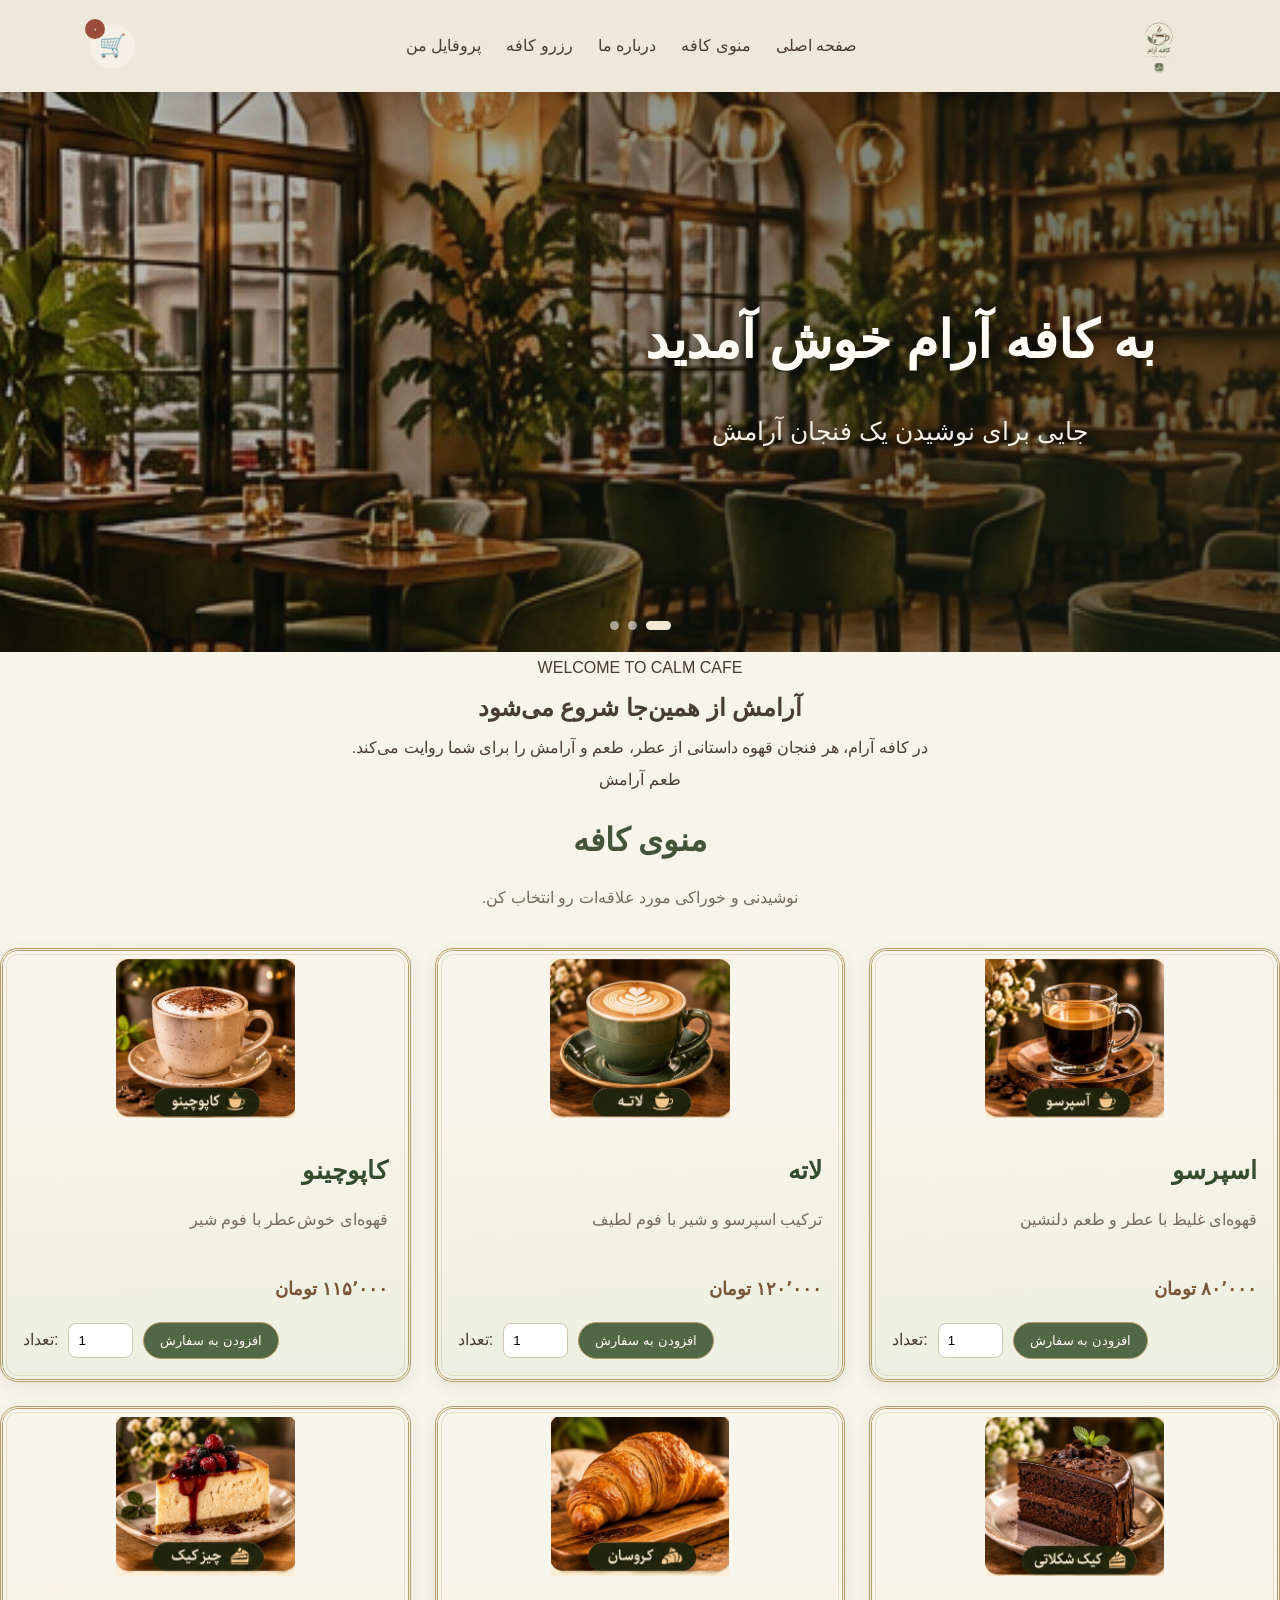
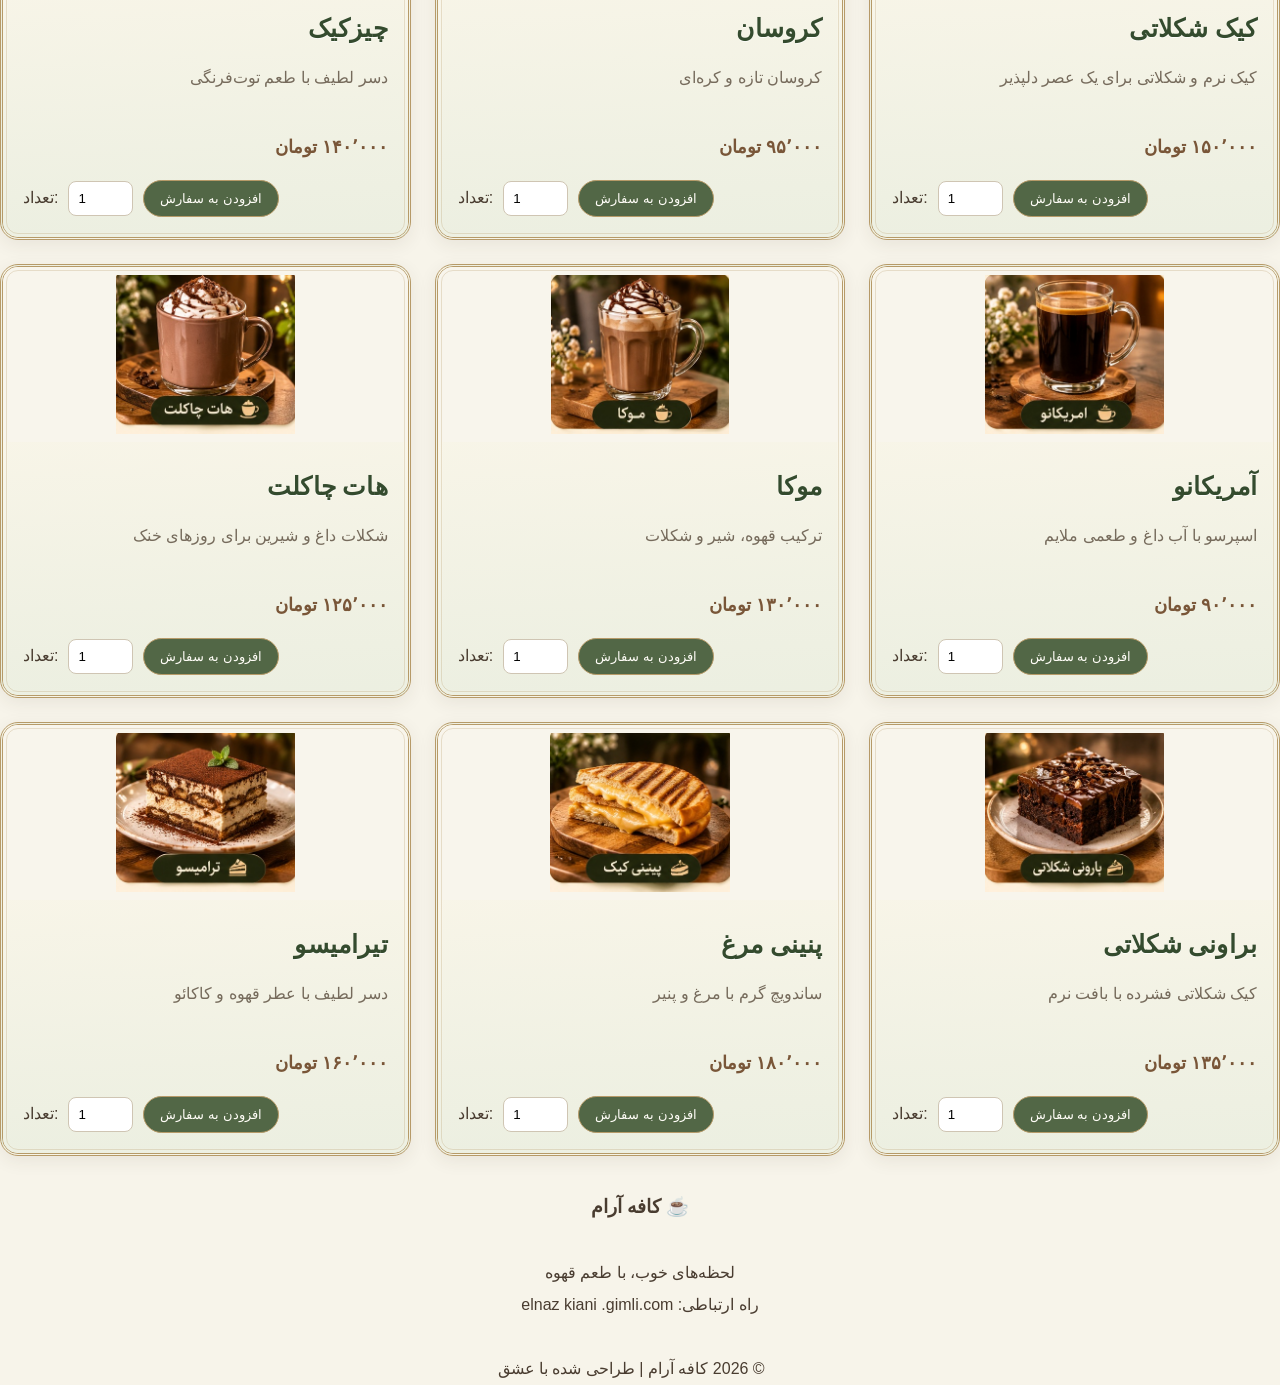
<file: index.html>
<!DOCTYPE html>

<html dir="rtl" lang="fa">
<head>
<meta charset="utf-8"/>
<meta content="width=device-width, initial-scale=1.0" name="viewport"/>
<title>کافه آرام | طعم آرامش</title>
<link href="lo.png" rel="icon" type="image/png"/>
<link href="style.css" rel="stylesheet"/>
<link href="https://fonts.googleapis.com" rel="preconnect"/>
<link crossorigin="" href="https://fonts.gstatic.com" rel="preconnect"/>
<link href="https://fonts.googleapis.com/css2?family=Vazirmatn:wght@300;400;500;600;700;800&amp;display=swap" rel="stylesheet"/>
</head>
<body>
<header>
<a class="logo" href="#home">
<img alt="لوگوی کافه آرام" src="./lo.png"/>
</a>
<button aria-label="باز کردن منو" class="menu-toggle" id="menuToggle">
        ☰
    </button>
<nav id="navbar">
<a href="#home">صفحه اصلی</a>
<a href="#menu">منوی کافه</a>
<a href="about.html">درباره ما</a>
<a href="reservation.html">رزرو کافه</a>
<a href="profile.html">پروفایل من</a>
</nav>
<button aria-label="باز کردن سبد خرید" class="header-cart" id="openCart" type="button">
    🛒
    <span id="cartCount">۰</span>
</button>
</header>
<main>
<section class="hero hero-home" id="home">
<div aria-label="تصاویر محیط کافه آرام" class="hero-slideshow">
<img alt="فضای گرم و دنج کافه آرام" class="hero-slide active" src="./home-cafe-interior.jpg"/>
<img alt="نمایی از فضای داخلی کافه آرام" class="hero-slide" src="./home-cafe-coffee-corner.jpg"/>
<img alt="گوشه مطالعه و کتابخانه کافه" class="hero-slide" src="./home-cafe-reading-corner.jpg"/>
</div><div class="hero-shade"></div>
<div class="hero-caption"><h1>به کافه آرام خوش آمدید</h1><p>جایی برای نوشیدن یک فنجان آرامش</p></div>
<div aria-label="انتخاب تصویر" class="hero-dots"><button aria-label="تصویر اول" class="hero-dot active" data-slide="0" type="button"></button><button aria-label="تصویر دوم" class="hero-dot" data-slide="1" type="button"></button><button aria-label="تصویر سوم" class="hero-dot" data-slide="2" type="button"></button></div>
</section>
<section class="welcome">
<span class="section-label">WELCOME TO CALM CAFE</span>
<h2>آرامش از همین‌جا شروع می‌شود</h2>
<p>
            در کافه آرام، هر فنجان قهوه داستانی از عطر،
            طعم و آرامش را برای شما روایت می‌کند.
        </p>
</section>
<section class="section menu-section" id="menu">
<div class="section-heading">
<span class="section-label">طعم آرامش</span>
<h2>منوی کافه</h2>
<p class="section-description">
            نوشیدنی و خوراکی مورد علاقه‌ات رو انتخاب کن.
        </p>
</div>
<div class="products-grid">
<!-- اسپرسو -->
<article class="product-card">
<img alt="اسپرسو" src="./menu-espresso.jpg"/>
<div class="product-info">
<h3>اسپرسو</h3>
<p>قهوه‌ای غلیظ با عطر و طعم دلنشین</p>
<strong class="product-price">۸۰٬۰۰۰ تومان</strong>
<div class="product-actions">
<label for="qty-espresso">تعداد:</label>
<input class="product-qty" id="qty-espresso" max="20" min="1" type="number" value="1"/>
<button class="add-to-cart" data-id="espresso" data-name="اسپرسو" data-price="80000">
                        افزودن به سفارش
                    </button>
</div>
</div>
</article>
<!-- لاته -->
<article class="product-card">
<img alt="لاته" src="./menu-latte.jpg"/>
<div class="product-info">
<h3>لاته</h3>
<p>ترکیب اسپرسو و شیر با فوم لطیف</p>
<strong class="product-price">۱۲۰٬۰۰۰ تومان</strong>
<div class="product-actions">
<label for="qty-latte">تعداد:</label>
<input class="product-qty" id="qty-latte" max="20" min="1" type="number" value="1"/>
<button class="add-to-cart" data-id="latte" data-name="لاته" data-price="120000">
                        افزودن به سفارش
                    </button>
</div>
</div>
</article>
<!-- کاپوچینو -->
<article class="product-card">
<img alt="کاپوچینو" src="./menu-cappuccino.jpg"/>
<div class="product-info">
<h3>کاپوچینو</h3>
<p>قهوه‌ای خوش‌عطر با فوم شیر</p>
<strong class="product-price">۱۱۵٬۰۰۰ تومان</strong>
<div class="product-actions">
<label for="qty-cappuccino">تعداد:</label>
<input class="product-qty" id="qty-cappuccino" max="20" min="1" type="number" value="1"/>
<button class="add-to-cart" data-id="cappuccino" data-name="کاپوچینو" data-price="115000">
                        افزودن به سفارش
                    </button>
</div>
</div>
</article>
<!-- کیک شکلاتی -->
<article class="product-card">
<img alt="کیک شکلاتی" src="./menu-chocolate-cake.jpg"/>
<div class="product-info">
<h3>کیک شکلاتی</h3>
<p>کیک نرم و شکلاتی برای یک عصر دلپذیر</p>
<strong class="product-price">۱۵۰٬۰۰۰ تومان</strong>
<div class="product-actions">
<label for="qty-cake">تعداد:</label>
<input class="product-qty" id="qty-cake" max="20" min="1" type="number" value="1"/>
<button class="add-to-cart" data-id="cake" data-name="کیک شکلاتی" data-price="150000">
                        افزودن به سفارش
                    </button>
</div>
</div>
</article>
<!-- کروسان -->
<article class="product-card">
<img alt="کروسان" src="./menu-croissant.jpg"/>
<div class="product-info">
<h3>کروسان</h3>
<p>کروسان تازه و کره‌ای</p>
<strong class="product-price">۹۵٬۰۰۰ تومان</strong>
<div class="product-actions">
<label for="qty-croissant">تعداد:</label>
<input class="product-qty" id="qty-croissant" max="20" min="1" type="number" value="1"/>
<button class="add-to-cart" data-id="croissant" data-name="کروسان" data-price="95000">
                        افزودن به سفارش
                    </button>
</div>
</div>
</article>
<!-- چیزکیک -->
<article class="product-card">
<img alt="چیزکیک" src="./menu-cheesecake.jpg"/>
<div class="product-info">
<h3>چیزکیک</h3>
<p>دسر لطیف با طعم توت‌فرنگی</p>
<strong class="product-price">۱۴۰٬۰۰۰ تومان</strong>
<div class="product-actions">
<label for="qty-cheesecake">تعداد:</label>
<input class="product-qty" id="qty-cheesecake" max="20" min="1" type="number" value="1"/>
<button class="add-to-cart" data-id="cheesecake" data-name="چیزکیک" data-price="140000">
                        افزودن به سفارش
                    </button>
</div>
</div>
</article>
<article class="product-card"><img alt="آمریکانو" src="menu-americano.jpg"/><div class="product-info"><h3>آمریکانو</h3><p>اسپرسو با آب داغ و طعمی ملایم</p><strong class="product-price">۹۰٬۰۰۰ تومان</strong><div class="product-actions"><label for="qty-americano">تعداد:</label><input class="product-qty" id="qty-americano" max="20" min="1" type="number" value="1"/><button class="add-to-cart" data-id="americano" data-name="آمریکانو" data-price="90000">افزودن به سفارش</button></div></div></article>
<article class="product-card"><img alt="موکا" src="menu-mocha.jpg"/><div class="product-info"><h3>موکا</h3><p>ترکیب قهوه، شیر و شکلات</p><strong class="product-price">۱۳۰٬۰۰۰ تومان</strong><div class="product-actions"><label for="qty-mocha">تعداد:</label><input class="product-qty" id="qty-mocha" max="20" min="1" type="number" value="1"/><button class="add-to-cart" data-id="mocha" data-name="موکا" data-price="130000">افزودن به سفارش</button></div></div></article>
<article class="product-card"><img alt="هات چاکلت" src="menu-hot-chocolate.jpg"/><div class="product-info"><h3>هات چاکلت</h3><p>شکلات داغ و شیرین برای روزهای خنک</p><strong class="product-price">۱۲۵٬۰۰۰ تومان</strong><div class="product-actions"><label for="qty-hotchocolate">تعداد:</label><input class="product-qty" id="qty-hotchocolate" max="20" min="1" type="number" value="1"/><button class="add-to-cart" data-id="hotchocolate" data-name="هات چاکلت" data-price="125000">افزودن به سفارش</button></div></div></article>
<article class="product-card"><img alt="براونی شکلاتی" src="menu-brownie.jpg"/><div class="product-info"><h3>براونی شکلاتی</h3><p>کیک شکلاتی فشرده با بافت نرم</p><strong class="product-price">۱۳۵٬۰۰۰ تومان</strong><div class="product-actions"><label for="qty-brownie">تعداد:</label><input class="product-qty" id="qty-brownie" max="20" min="1" type="number" value="1"/><button class="add-to-cart" data-id="brownie" data-name="براونی شکلاتی" data-price="135000">افزودن به سفارش</button></div></div></article>
<article class="product-card"><img alt="پنینی مرغ" src="menu-panini.jpg"/><div class="product-info"><h3>پنینی مرغ</h3><p>ساندویچ گرم با مرغ و پنیر</p><strong class="product-price">۱۸۰٬۰۰۰ تومان</strong><div class="product-actions"><label for="qty-panini">تعداد:</label><input class="product-qty" id="qty-panini" max="20" min="1" type="number" value="1"/><button class="add-to-cart" data-id="panini" data-name="پنینی مرغ" data-price="180000">افزودن به سفارش</button></div></div></article>
<article class="product-card"><img alt="تیرامیسو" src="menu-tiramisu.jpg"/><div class="product-info"><h3>تیرامیسو</h3><p>دسر لطیف با عطر قهوه و کاکائو</p><strong class="product-price">۱۶۰٬۰۰۰ تومان</strong><div class="product-actions"><label for="qty-tiramisu">تعداد:</label><input class="product-qty" id="qty-tiramisu" max="20" min="1" type="number" value="1"/><button class="add-to-cart" data-id="tiramisu" data-name="تیرامیسو" data-price="160000">افزودن به سفارش</button></div></div></article>
</div>
</section>
</main>
<!-- پنجره بازشونده سبد خرید -->
<div aria-hidden="true" class="cart-overlay" id="cartOverlay">
<section aria-labelledby="cartTitle" aria-modal="true" class="cart-modal" role="dialog">
<div class="cart-modal-header">
<div>
<span class="section-label">YOUR ORDER</span>
<h2 id="cartTitle">سبد سفارش شما</h2>
<p>انتخاب‌های خوشمزه‌ات اینجاست ☕</p>
</div>
<button aria-label="بستن سبد خرید" class="cart-close" id="closeCart" type="button">×</button>
</div>
<div class="cart-content">
<div class="cart-table-wrapper">
<table class="cart-table">
<thead>
<tr>
<th>محصول</th>
<th>قیمت واحد</th>
<th>تعداد</th>
<th>جمع</th>
<th>حذف</th>
</tr>
</thead>
<tbody id="cartItems">
<tr><td class="empty-cart-cell" colspan="5">هنوز محصولی انتخاب نشده است.</td></tr>
</tbody>
</table>
</div>
<div class="cart-empty" id="cartEmpty">
<span>🛍️</span>
<strong>سبد خریدت هنوز خالیه</strong>
<p>از منوی کافه، چیزی خوشمزه انتخاب کن.</p>
<button class="continue-shopping" id="continueShopping" type="button">رفتن به منو</button>
</div>
</div>
<div class="cart-footer">
<div class="cart-total">
<span>مبلغ نهایی سفارش</span>
<strong id="cartTotal">۰ تومان</strong>
</div>
<div class="cart-footer-actions">
<button class="clear-cart" id="clearCart" type="button">خالی کردن سبد</button>
<button class="continue-shopping" id="continueShoppingBottom" type="button">ادامه خرید</button>
</div>
<p aria-live="polite" class="cart-message" id="cartMessage"></p>
</div>
</section>
</div>
<footer>
    <h3>☕ کافه آرام</h3>
    <p>لحظه‌های خوب، با طعم قهوه</p><p>راه ارتباطی: elnaz kiani .gimli.com</p>
    <p class="copyright">
        © <span id="year"></span> کافه آرام | طراحی شده با عشق
    </p>
</footer>
<script src="script.js"></script>
</body>
</html>
</file>
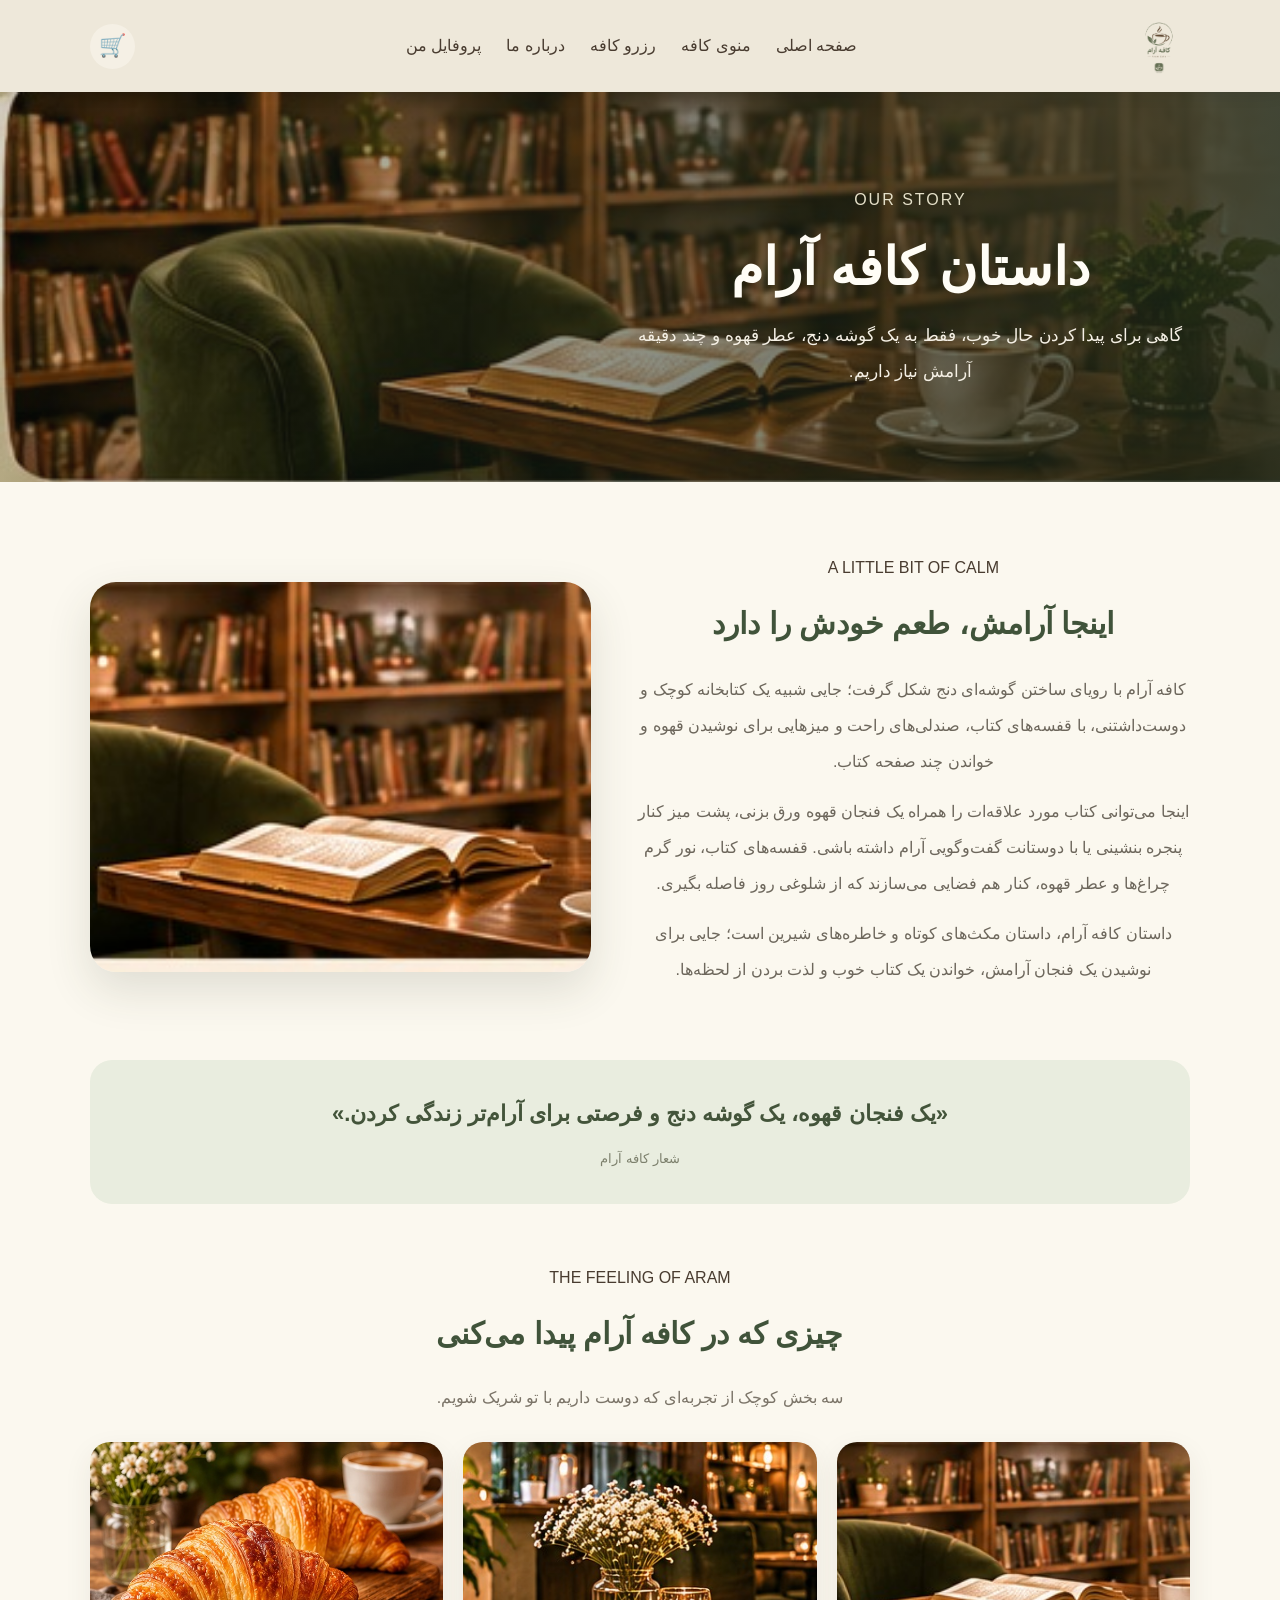
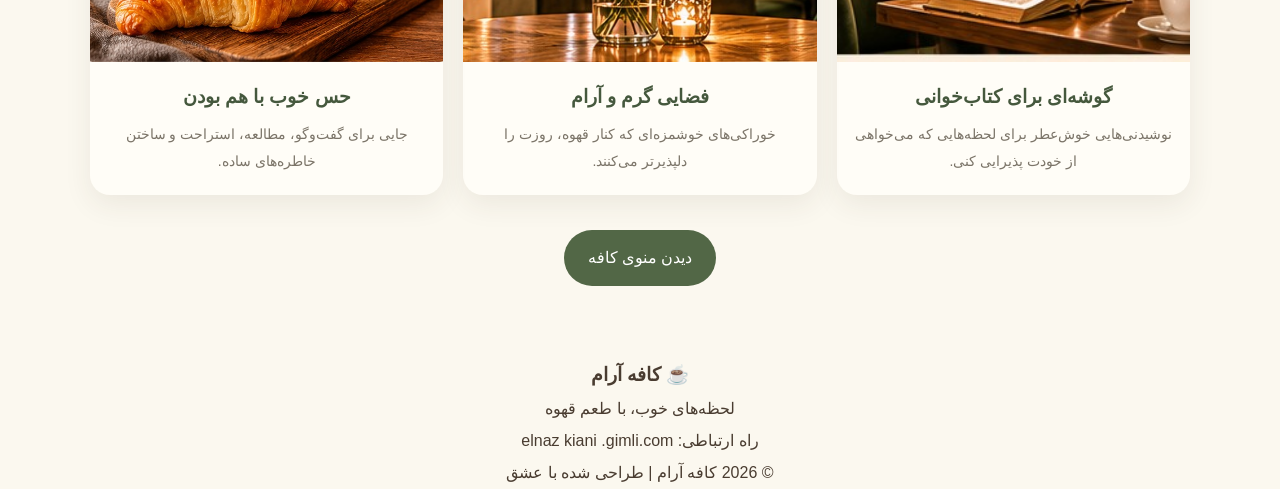
<file: about.html>
<!DOCTYPE html>
<html lang="fa" dir="rtl">
<head>
    <meta charset="UTF-8">
    <meta name="viewport" content="width=device-width, initial-scale=1.0">
    <title>داستان ما | کافه آرام</title>
    <link rel="icon" type="image/png" href="lo.png">
    <link rel="stylesheet" href="style.css">
    <link rel="preconnect" href="https://fonts.googleapis.com">
    <link rel="preconnect" href="https://fonts.gstatic.com" crossorigin>
    <link href="https://fonts.googleapis.com/css2?family=Vazirmatn:wght@300;400;500;600;700;800&display=swap" rel="stylesheet">
    <style>
        .story-page { background: #fbf8ef; }
        .story-hero {
            position: relative; min-height: 390px; display: flex; align-items: center;
            overflow: hidden; padding: 70px max(7vw, 24px);
            background: linear-gradient(90deg, rgba(27,39,25,.18), rgba(27,39,25,.82)),
                        url("./library-cafe.jpg") center 52%/cover no-repeat;
        }
        .story-hero-content { position: relative; z-index: 1; max-width: 650px; color: #fffdf6; }
        .story-hero .section-label { color: #e4dfc8; letter-spacing: 2px; }
        .story-hero h1 { font-size: clamp(32px, 5vw, 52px); margin: 12px 0; line-height: 1.5; }
        .story-hero p { max-width: 560px; font-size: 17px; line-height: 2.1; color: #f5f0e5; }
        .story-wrap { width: min(1100px, 90%); margin: auto; padding: 70px 0; }
        .story-intro { display: grid; grid-template-columns: 1.05fr .95fr; gap: 46px; align-items: center; }
        .story-copy h2, .story-values h2 { color: #40533a; font-size: 30px; margin: 10px 0 18px; }
        .story-copy p { color: #6d675c; line-height: 2.25; font-size: 16px; margin: 0 0 14px; }
        .story-photo-main { height: 390px; width: 100%; object-fit: cover; border-radius: 26px; box-shadow: 0 18px 45px rgba(55,65,43,.14); }
        .story-quote { margin: 58px 0; padding: 32px; border-radius: 22px; background: #e9eddf; text-align: center; color: #43543a; }
        .story-quote p { font-size: 22px; line-height: 2; margin: 0; font-weight: 600; }
        .story-quote span { display: block; margin-top: 10px; color: #7d806d; font-size: 13px; }
        .story-values { text-align: center; margin-bottom: 28px; }
        .story-values > p { color: #7b7468; }
        .story-gallery { display: grid; grid-template-columns: repeat(3, 1fr); gap: 20px; margin-top: 28px; }
        .story-gallery article { overflow: hidden; border-radius: 20px; background: #fffdf7; box-shadow: 0 10px 28px rgba(60,55,40,.08); }
        .story-gallery img { width: 100%; height: 220px; display: block; object-fit: cover; }
        .story-gallery h3 { color: #45583d; margin: 16px 18px 6px; }
        .story-gallery p { color: #7b7468; line-height: 1.9; margin: 0 18px 20px; font-size: 14px; }
        .story-back { display: inline-block; margin-top: 35px; padding: 12px 24px; border-radius: 28px; background: #526746; color: white; text-decoration: none; }
        @media (max-width: 760px) {
            .story-hero { min-height: 340px; padding: 55px 7%; }
            .story-intro { grid-template-columns: 1fr; gap: 24px; }
            .story-photo-main { height: 280px; }
            .story-gallery { grid-template-columns: 1fr; }
            .story-gallery img { height: 230px; }
            .story-wrap { padding: 48px 0; }
            .story-quote { margin: 38px 0; padding: 24px 18px; }
            .story-quote p { font-size: 18px; }
        }
    </style>
</head>
<body class="story-page">
<header>
    <a href="index.html#home" class="logo"><img src="./lo.png" alt="لوگوی کافه آرام"></a>
    <button class="menu-toggle" id="menuToggle" aria-label="باز کردن منو">☰</button>
    <nav id="navbar">
        <a href="index.html#home">صفحه اصلی</a>
        <a href="index.html#menu">منوی کافه</a>
        <a href="reservation.html">رزرو کافه</a>
        <a href="about.html" aria-current="page">درباره ما</a>
        <a href="profile.html">پروفایل من</a>
    </nav>
    <a class="header-cart" href="index.html#menu" aria-label="رفتن به منوی کافه">🛒</a>
</header>

<main>
    <section class="story-hero">
        <div class="story-hero-content">
            <span class="section-label">OUR STORY</span>
            <h1>داستان کافه آرام</h1>
            <p>گاهی برای پیدا کردن حال خوب، فقط به یک گوشه دنج، عطر قهوه و چند دقیقه آرامش نیاز داریم.</p>
        </div>
    </section>

    <div class="story-wrap">
        <section class="story-intro">
            <div class="story-copy">
                <span class="section-label">A LITTLE BIT OF CALM</span>
                <h2>اینجا آرامش، طعم خودش را دارد</h2>
                <p>کافه آرام با رویای ساختن گوشه‌ای دنج شکل گرفت؛ جایی شبیه یک کتابخانه کوچک و دوست‌داشتنی، با قفسه‌های کتاب، صندلی‌های راحت و میزهایی برای نوشیدن قهوه و خواندن چند صفحه کتاب.</p>
                <p>اینجا می‌توانی کتاب مورد علاقه‌ات را همراه یک فنجان قهوه ورق بزنی، پشت میز کنار پنجره بنشینی یا با دوستانت گفت‌وگویی آرام داشته باشی. قفسه‌های کتاب، نور گرم چراغ‌ها و عطر قهوه، کنار هم فضایی می‌سازند که از شلوغی روز فاصله بگیری.</p>
                <p>داستان کافه آرام، داستان مکث‌های کوتاه و خاطره‌های شیرین است؛ جایی برای نوشیدن یک فنجان آرامش، خواندن یک کتاب خوب و لذت بردن از لحظه‌ها.</p>
            </div>
            <img class="story-photo-main" src="./library-cafe.jpg" alt="کتابخانه دنج کافه با صندلی راحتی و میز مطالعه">
        </section>

        <blockquote class="story-quote">
            <p>«یک فنجان قهوه، یک گوشه دنج و فرصتی برای آرام‌تر زندگی کردن.»</p>
            <span>شعار کافه آرام</span>
        </blockquote>

        <section>
            <div class="story-values">
                <span class="section-label">THE FEELING OF ARAM</span>
                <h2>چیزی که در کافه آرام پیدا می‌کنی</h2>
                <p>سه بخش کوچک از تجربه‌ای که دوست داریم با تو شریک شویم.</p>
            </div>
            <div class="story-gallery">
                <article>
                    <img src="./library-cafe.jpg" alt="کتابخانه دنج کافه">
                    <h3>گوشه‌ای برای کتاب‌خوانی</h3>
                    <p>نوشیدنی‌هایی خوش‌عطر برای لحظه‌هایی که می‌خواهی از خودت پذیرایی کنی.</p>
                </article>
                <article>
                    <img src="./cafe-interior.jpg" alt="فضای گرم کافه با میز و صندلی">
                    <h3>فضایی گرم و آرام</h3>
                    <p>خوراکی‌های خوشمزه‌ای که کنار قهوه، روزت را دلپذیرتر می‌کنند.</p>
                </article>
                <article>
                    <img src="./croissant.jpg" alt="کروسان طلایی و تازه">
                    <h3>حس خوب با هم بودن</h3>
                    <p>جایی برای گفت‌وگو، مطالعه، استراحت و ساختن خاطره‌های ساده.</p>
                </article>
            </div>
            <div style="text-align:center">
                <a class="story-back" href="index.html#menu">دیدن منوی کافه</a>
            </div>
        </section>
    </div>
</main>

<footer>
    <h3>☕ کافه آرام</h3>
    <p>لحظه‌های خوب، با طعم قهوه</p><p>راه ارتباطی: elnaz kiani .gimli.com</p>
    <p class="copyright">© <span id="year"></span> کافه آرام | طراحی شده با عشق</p>
</footer>
<script>
    document.getElementById("year").textContent = new Date().getFullYear();
    const toggle = document.getElementById("menuToggle");
    const nav = document.getElementById("navbar");
    toggle?.addEventListener("click", () => nav?.classList.toggle("active"));
    nav?.querySelectorAll("a").forEach(link => link.addEventListener("click", () => nav.classList.remove("active")));
</script>
</body>
</html>
</file>
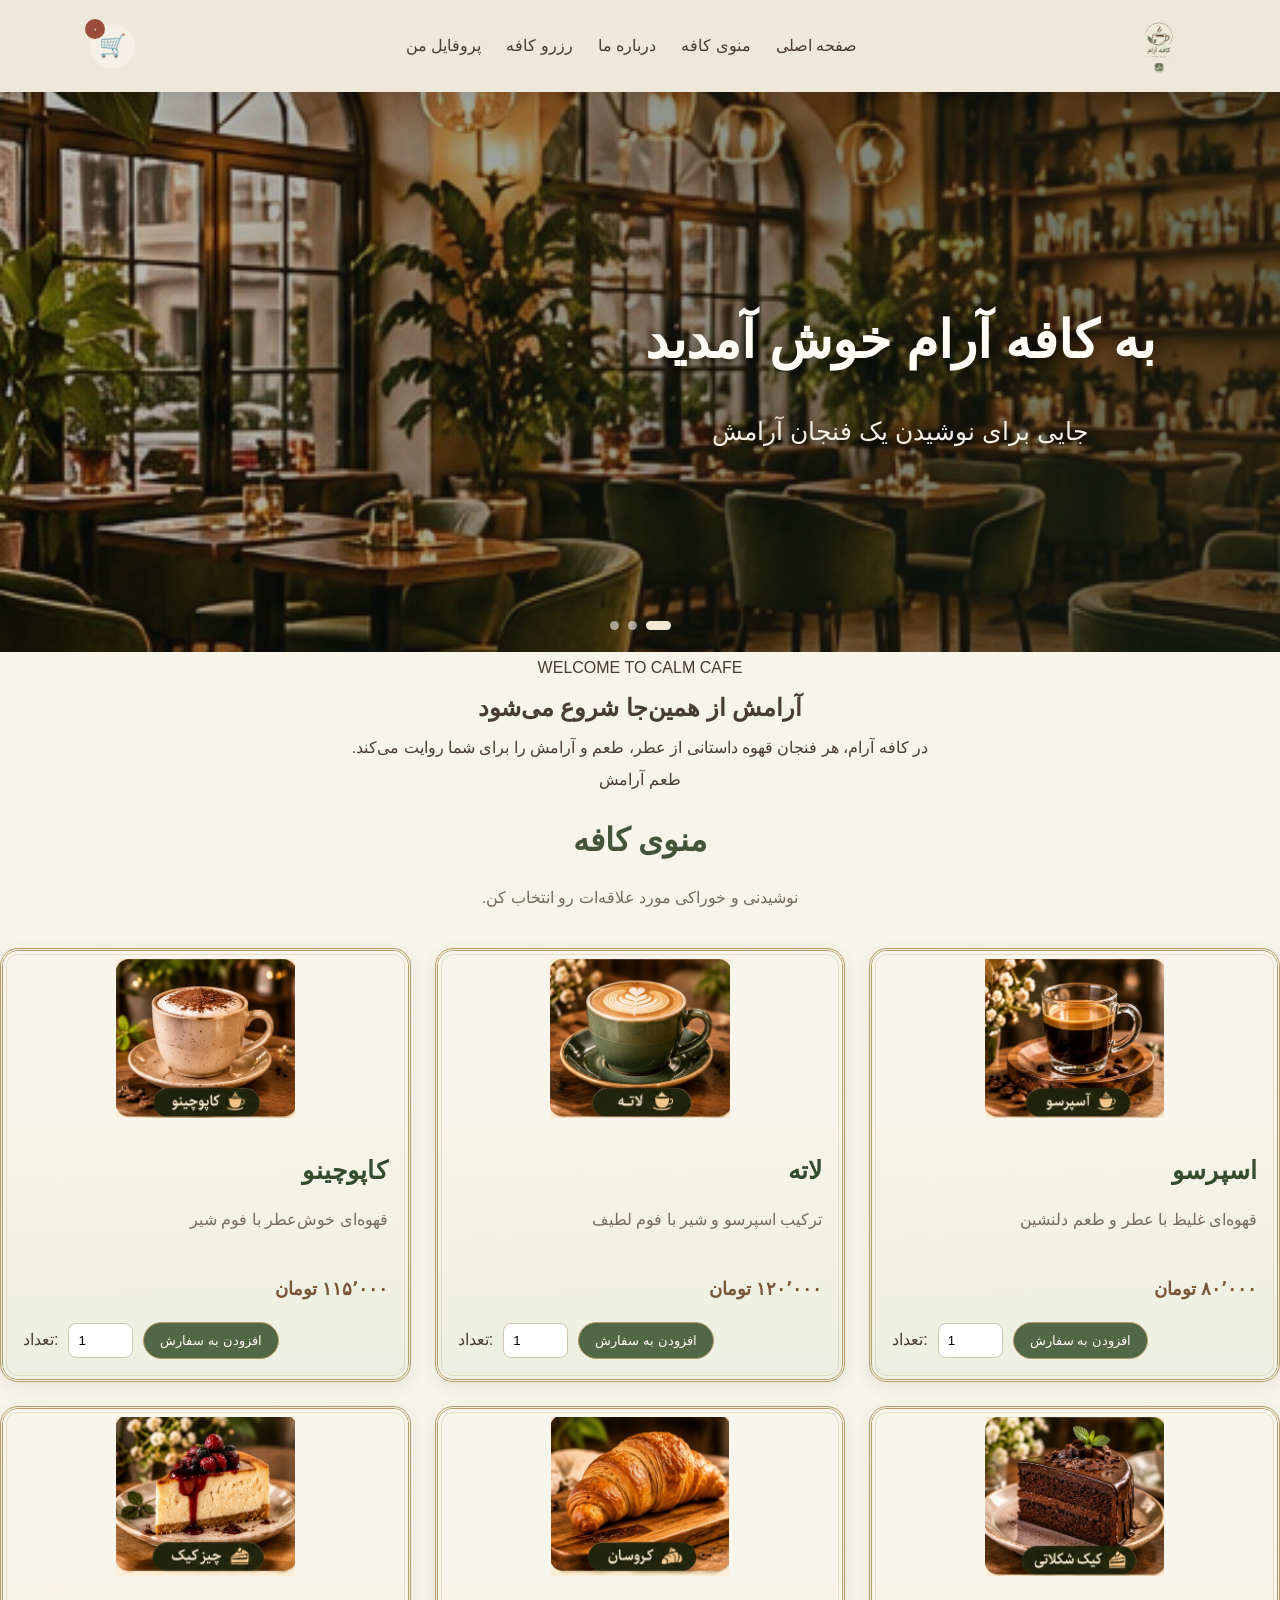
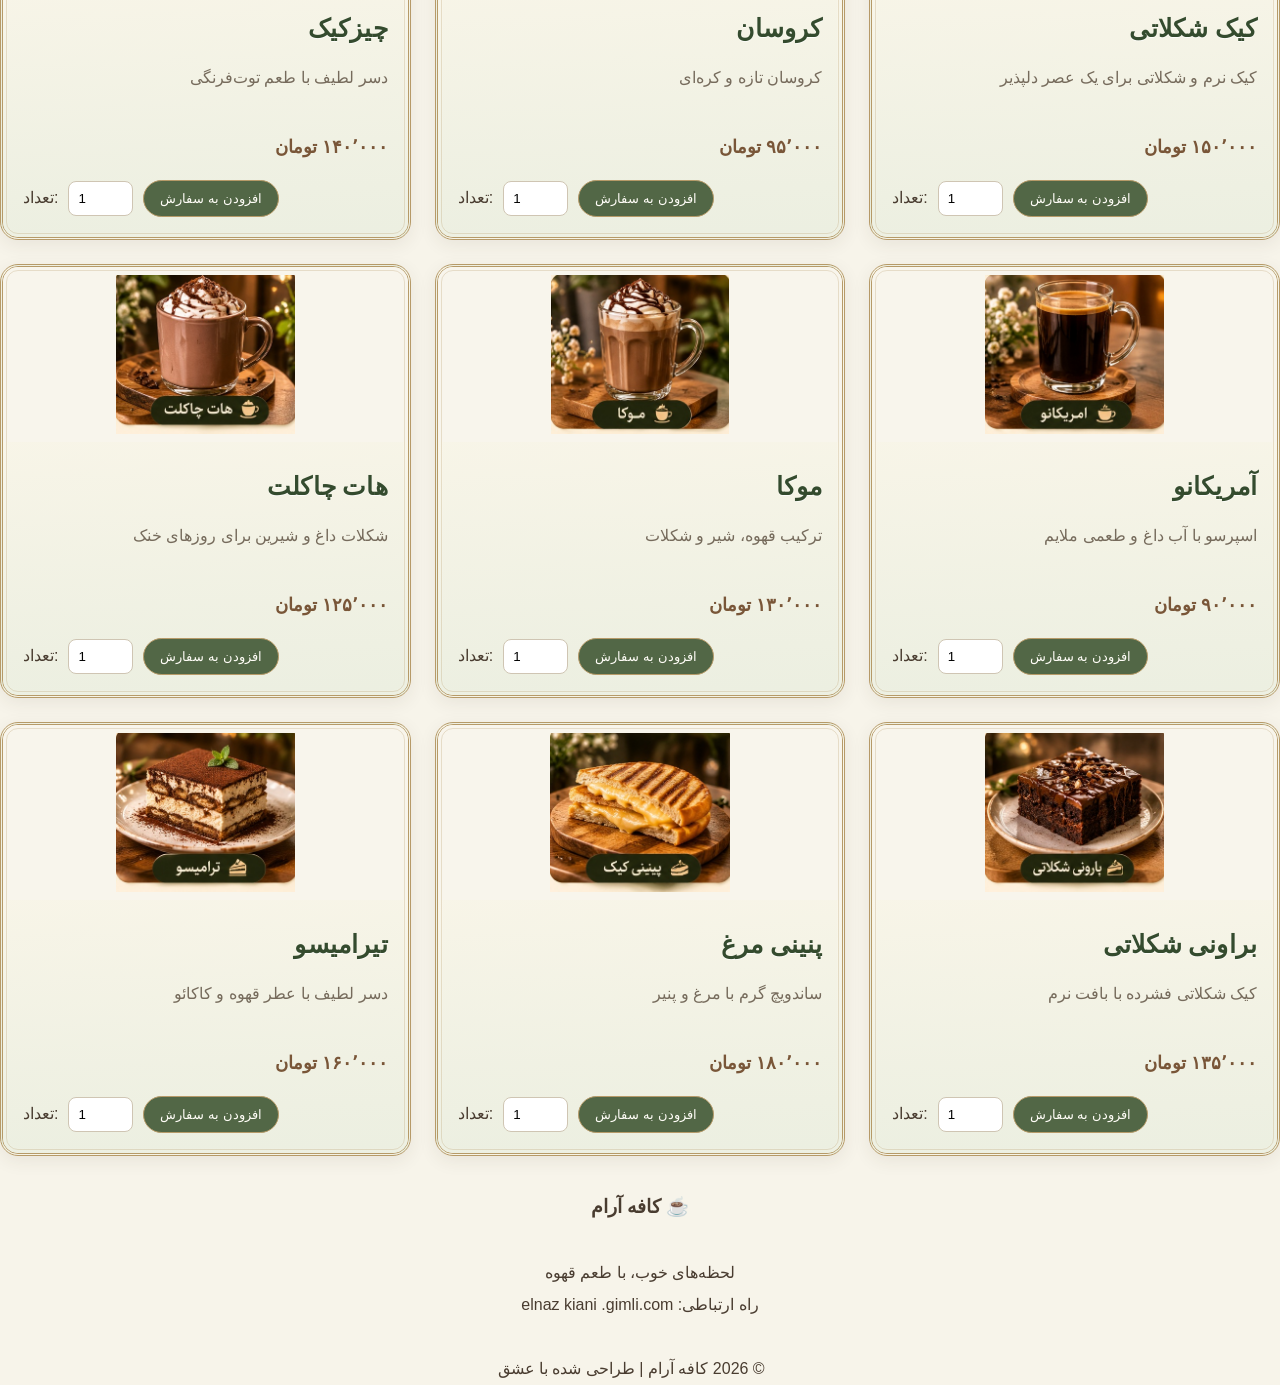
<file: index-fixed.html>
<!DOCTYPE html>

<html dir="rtl" lang="fa">
<head>
<meta charset="utf-8"/>
<meta content="width=device-width, initial-scale=1.0" name="viewport"/>
<title>کافه آرام | طعم آرامش</title>
<link href="lo.png" rel="icon" type="image/png"/>
<link href="style.css" rel="stylesheet"/>
<link href="https://fonts.googleapis.com" rel="preconnect"/>
<link crossorigin="" href="https://fonts.gstatic.com" rel="preconnect"/>
<link href="https://fonts.googleapis.com/css2?family=Vazirmatn:wght@300;400;500;600;700;800&amp;display=swap" rel="stylesheet"/>
</head>
<body>
<header>
<a class="logo" href="#home">
<img alt="لوگوی کافه آرام" src="./lo.png"/>
</a>
<button aria-label="باز کردن منو" class="menu-toggle" id="menuToggle">
        ☰
    </button>
<nav id="navbar">
<a href="#home">صفحه اصلی</a>
<a href="#menu">منوی کافه</a>
<a href="about.html">درباره ما</a>
<a href="reservation.html">رزرو کافه</a>
<a href="profile.html">پروفایل من</a>
</nav>
<button aria-label="باز کردن سبد خرید" class="header-cart" id="openCart" type="button">
    🛒
    <span id="cartCount">۰</span>
</button>
</header>
<main>
<section class="hero hero-home" id="home">
<div aria-label="تصاویر محیط کافه آرام" class="hero-slideshow">
<img alt="فضای گرم و دنج کافه آرام" class="hero-slide active" src="./home-cafe-interior.jpg"/>
<img alt="نمایی از فضای داخلی کافه آرام" class="hero-slide" src="./home-cafe-coffee-corner.jpg"/>
<img alt="گوشه مطالعه و کتابخانه کافه" class="hero-slide" src="./home-cafe-reading-corner.jpg"/>
</div><div class="hero-shade"></div>
<div class="hero-caption"><h1>به کافه آرام خوش آمدید</h1><p>جایی برای نوشیدن یک فنجان آرامش</p></div>
<div aria-label="انتخاب تصویر" class="hero-dots"><button aria-label="تصویر اول" class="hero-dot active" data-slide="0" type="button"></button><button aria-label="تصویر دوم" class="hero-dot" data-slide="1" type="button"></button><button aria-label="تصویر سوم" class="hero-dot" data-slide="2" type="button"></button></div>
</section>
<section class="welcome">
<span class="section-label">WELCOME TO CALM CAFE</span>
<h2>آرامش از همین‌جا شروع می‌شود</h2>
<p>
            در کافه آرام، هر فنجان قهوه داستانی از عطر،
            طعم و آرامش را برای شما روایت می‌کند.
        </p>
</section>
<section class="section menu-section" id="menu">
<div class="section-heading">
<span class="section-label">طعم آرامش</span>
<h2>منوی کافه</h2>
<p class="section-description">
            نوشیدنی و خوراکی مورد علاقه‌ات رو انتخاب کن.
        </p>
</div>
<div class="products-grid">
<!-- اسپرسو -->
<article class="product-card">
<img alt="اسپرسو" src="./menu-espresso.jpg"/>
<div class="product-info">
<h3>اسپرسو</h3>
<p>قهوه‌ای غلیظ با عطر و طعم دلنشین</p>
<strong class="product-price">۸۰٬۰۰۰ تومان</strong>
<div class="product-actions">
<label for="qty-espresso">تعداد:</label>
<input class="product-qty" id="qty-espresso" max="20" min="1" type="number" value="1"/>
<button class="add-to-cart" data-id="espresso" data-name="اسپرسو" data-price="80000">
                        افزودن به سفارش
                    </button>
</div>
</div>
</article>
<!-- لاته -->
<article class="product-card">
<img alt="لاته" src="./menu-latte.jpg"/>
<div class="product-info">
<h3>لاته</h3>
<p>ترکیب اسپرسو و شیر با فوم لطیف</p>
<strong class="product-price">۱۲۰٬۰۰۰ تومان</strong>
<div class="product-actions">
<label for="qty-latte">تعداد:</label>
<input class="product-qty" id="qty-latte" max="20" min="1" type="number" value="1"/>
<button class="add-to-cart" data-id="latte" data-name="لاته" data-price="120000">
                        افزودن به سفارش
                    </button>
</div>
</div>
</article>
<!-- کاپوچینو -->
<article class="product-card">
<img alt="کاپوچینو" src="./menu-cappuccino.jpg"/>
<div class="product-info">
<h3>کاپوچینو</h3>
<p>قهوه‌ای خوش‌عطر با فوم شیر</p>
<strong class="product-price">۱۱۵٬۰۰۰ تومان</strong>
<div class="product-actions">
<label for="qty-cappuccino">تعداد:</label>
<input class="product-qty" id="qty-cappuccino" max="20" min="1" type="number" value="1"/>
<button class="add-to-cart" data-id="cappuccino" data-name="کاپوچینو" data-price="115000">
                        افزودن به سفارش
                    </button>
</div>
</div>
</article>
<!-- کیک شکلاتی -->
<article class="product-card">
<img alt="کیک شکلاتی" src="./menu-chocolate-cake.jpg"/>
<div class="product-info">
<h3>کیک شکلاتی</h3>
<p>کیک نرم و شکلاتی برای یک عصر دلپذیر</p>
<strong class="product-price">۱۵۰٬۰۰۰ تومان</strong>
<div class="product-actions">
<label for="qty-cake">تعداد:</label>
<input class="product-qty" id="qty-cake" max="20" min="1" type="number" value="1"/>
<button class="add-to-cart" data-id="cake" data-name="کیک شکلاتی" data-price="150000">
                        افزودن به سفارش
                    </button>
</div>
</div>
</article>
<!-- کروسان -->
<article class="product-card">
<img alt="کروسان" src="./menu-croissant.jpg"/>
<div class="product-info">
<h3>کروسان</h3>
<p>کروسان تازه و کره‌ای</p>
<strong class="product-price">۹۵٬۰۰۰ تومان</strong>
<div class="product-actions">
<label for="qty-croissant">تعداد:</label>
<input class="product-qty" id="qty-croissant" max="20" min="1" type="number" value="1"/>
<button class="add-to-cart" data-id="croissant" data-name="کروسان" data-price="95000">
                        افزودن به سفارش
                    </button>
</div>
</div>
</article>
<!-- چیزکیک -->
<article class="product-card">
<img alt="چیزکیک" src="./menu-cheesecake.jpg"/>
<div class="product-info">
<h3>چیزکیک</h3>
<p>دسر لطیف با طعم توت‌فرنگی</p>
<strong class="product-price">۱۴۰٬۰۰۰ تومان</strong>
<div class="product-actions">
<label for="qty-cheesecake">تعداد:</label>
<input class="product-qty" id="qty-cheesecake" max="20" min="1" type="number" value="1"/>
<button class="add-to-cart" data-id="cheesecake" data-name="چیزکیک" data-price="140000">
                        افزودن به سفارش
                    </button>
</div>
</div>
</article>
<article class="product-card"><img alt="آمریکانو" src="./menu-americano.jpg"/><div class="product-info"><h3>آمریکانو</h3><p>اسپرسو با آب داغ و طعمی ملایم</p><strong class="product-price">۹۰٬۰۰۰ تومان</strong><div class="product-actions"><label for="qty-americano">تعداد:</label><input class="product-qty" id="qty-americano" max="20" min="1" type="number" value="1"/><button class="add-to-cart" data-id="americano" data-name="آمریکانو" data-price="90000">افزودن به سفارش</button></div></div></article>
<article class="product-card"><img alt="موکا" src="./menu-mocha.jpg"/><div class="product-info"><h3>موکا</h3><p>ترکیب قهوه، شیر و شکلات</p><strong class="product-price">۱۳۰٬۰۰۰ تومان</strong><div class="product-actions"><label for="qty-mocha">تعداد:</label><input class="product-qty" id="qty-mocha" max="20" min="1" type="number" value="1"/><button class="add-to-cart" data-id="mocha" data-name="موکا" data-price="130000">افزودن به سفارش</button></div></div></article>
<article class="product-card"><img alt="هات چاکلت" src="./menu-hot-chocolate.jpg"/><div class="product-info"><h3>هات چاکلت</h3><p>شکلات داغ و شیرین برای روزهای خنک</p><strong class="product-price">۱۲۵٬۰۰۰ تومان</strong><div class="product-actions"><label for="qty-hotchocolate">تعداد:</label><input class="product-qty" id="qty-hotchocolate" max="20" min="1" type="number" value="1"/><button class="add-to-cart" data-id="hotchocolate" data-name="هات چاکلت" data-price="125000">افزودن به سفارش</button></div></div></article>
<article class="product-card"><img alt="براونی شکلاتی" src="./menu-brownie.jpg"/><div class="product-info"><h3>براونی شکلاتی</h3><p>کیک شکلاتی فشرده با بافت نرم</p><strong class="product-price">۱۳۵٬۰۰۰ تومان</strong><div class="product-actions"><label for="qty-brownie">تعداد:</label><input class="product-qty" id="qty-brownie" max="20" min="1" type="number" value="1"/><button class="add-to-cart" data-id="brownie" data-name="براونی شکلاتی" data-price="135000">افزودن به سفارش</button></div></div></article>
<article class="product-card"><img alt="پنینی مرغ" src="./menu-panini.jpg"/><div class="product-info"><h3>پنینی مرغ</h3><p>ساندویچ گرم با مرغ و پنیر</p><strong class="product-price">۱۸۰٬۰۰۰ تومان</strong><div class="product-actions"><label for="qty-panini">تعداد:</label><input class="product-qty" id="qty-panini" max="20" min="1" type="number" value="1"/><button class="add-to-cart" data-id="panini" data-name="پنینی مرغ" data-price="180000">افزودن به سفارش</button></div></div></article>
<article class="product-card"><img alt="تیرامیسو" src="./menu-tiramisu.jpg"/><div class="product-info"><h3>تیرامیسو</h3><p>دسر لطیف با عطر قهوه و کاکائو</p><strong class="product-price">۱۶۰٬۰۰۰ تومان</strong><div class="product-actions"><label for="qty-tiramisu">تعداد:</label><input class="product-qty" id="qty-tiramisu" max="20" min="1" type="number" value="1"/><button class="add-to-cart" data-id="tiramisu" data-name="تیرامیسو" data-price="160000">افزودن به سفارش</button></div></div></article>
</div>
</section>
</main>
<!-- پنجره بازشونده سبد خرید -->
<div aria-hidden="true" class="cart-overlay" id="cartOverlay">
<section aria-labelledby="cartTitle" aria-modal="true" class="cart-modal" role="dialog">
<div class="cart-modal-header">
<div>
<span class="section-label">YOUR ORDER</span>
<h2 id="cartTitle">سبد سفارش شما</h2>
<p>انتخاب‌های خوشمزه‌ات اینجاست ☕</p>
</div>
<button aria-label="بستن سبد خرید" class="cart-close" id="closeCart" type="button">×</button>
</div>
<div class="cart-content">
<div class="cart-table-wrapper">
<table class="cart-table">
<thead>
<tr>
<th>محصول</th>
<th>قیمت واحد</th>
<th>تعداد</th>
<th>جمع</th>
<th>حذف</th>
</tr>
</thead>
<tbody id="cartItems">
<tr><td class="empty-cart-cell" colspan="5">هنوز محصولی انتخاب نشده است.</td></tr>
</tbody>
</table>
</div>
<div class="cart-empty" id="cartEmpty">
<span>🛍️</span>
<strong>سبد خریدت هنوز خالیه</strong>
<p>از منوی کافه، چیزی خوشمزه انتخاب کن.</p>
<button class="continue-shopping" id="continueShopping" type="button">رفتن به منو</button>
</div>
</div>
<div class="cart-footer">
<div class="cart-total">
<span>مبلغ نهایی سفارش</span>
<strong id="cartTotal">۰ تومان</strong>
</div>
<div class="cart-footer-actions">
<button class="clear-cart" id="clearCart" type="button">خالی کردن سبد</button>
<button class="continue-shopping" id="continueShoppingBottom" type="button">ادامه خرید</button>
</div>
<p aria-live="polite" class="cart-message" id="cartMessage"></p>
</div>
</section>
</div>
<footer>
    <h3>☕ کافه آرام</h3>
    <p>لحظه‌های خوب، با طعم قهوه</p><p>راه ارتباطی: elnaz kiani .gimli.com</p>
    <p class="copyright">
        © <span id="year"></span> کافه آرام | طراحی شده با عشق
    </p>
</footer>
<script src="script.js"></script>
</body>
</html>
</file>
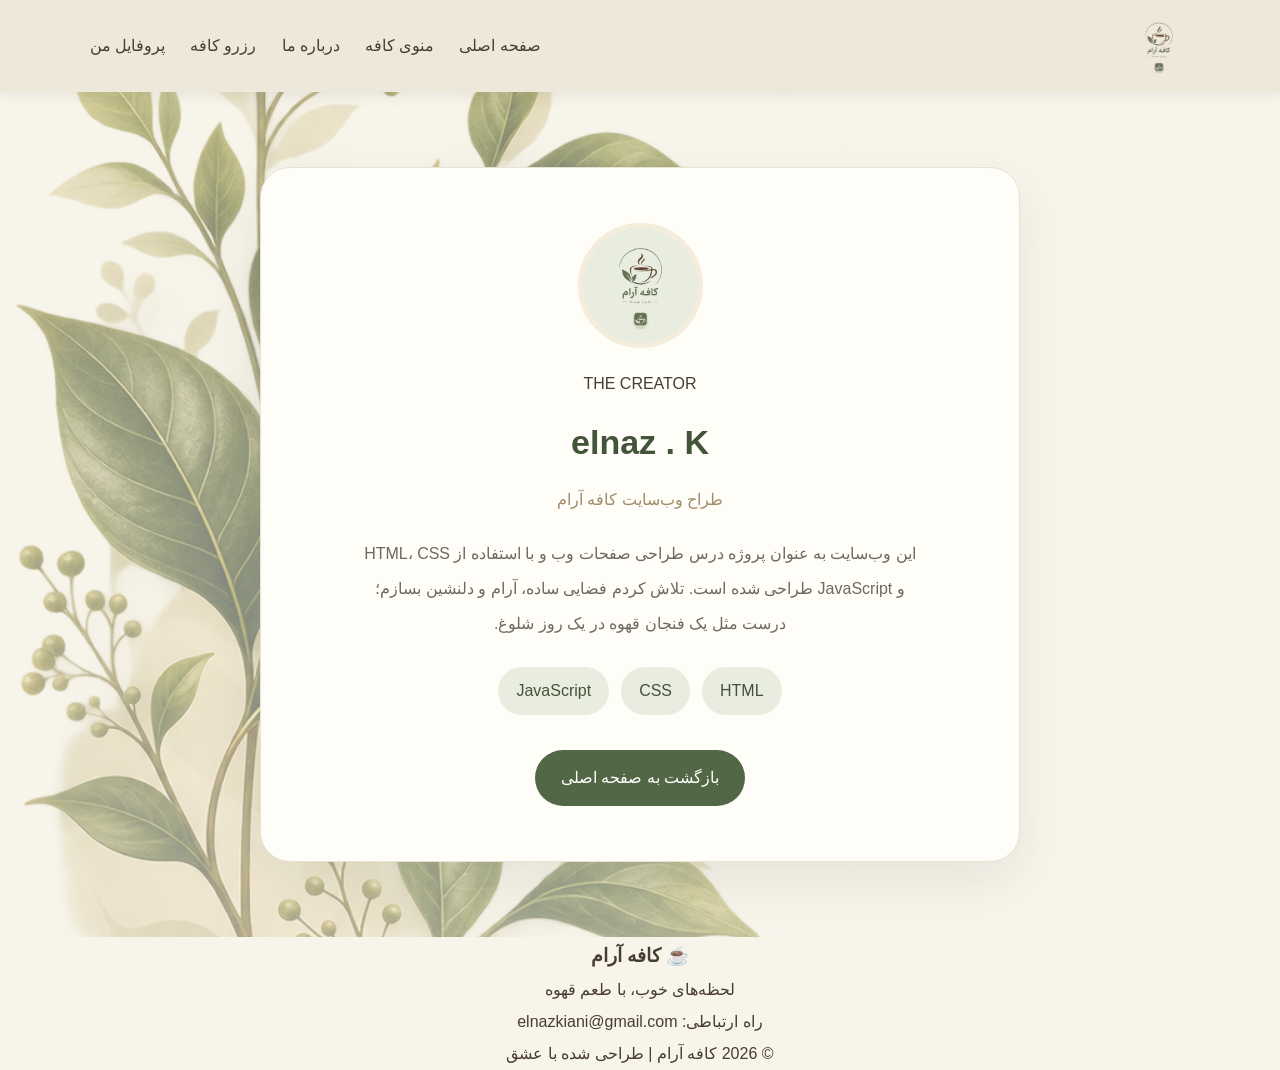
<file: profile.html>
<!DOCTYPE html><html lang="fa" dir="rtl"><head><meta charset="UTF-8"><meta name="viewport" content="width=device-width, initial-scale=1.0"><title>پروفایل من | کافه آرام</title><link rel="icon" href="lo.png"><link rel="stylesheet" href="style.css"><link href="https://fonts.googleapis.com/css2?family=Vazirmatn:wght@300;400;500;600;700;800&display=swap" rel="stylesheet"><style>.profile-page-main{min-height:75vh;padding:75px 20px;background:linear-gradient(rgba(248,245,236,.48),rgba(248,245,236,.58)),url("profile-botanical-bg.png") left center/cover fixed no-repeat}.profile-page-card{max-width:760px;margin:auto;text-align:center;padding:55px 35px;background:#fffdf7;border:1px solid #e8e1d4;border-radius:30px;box-shadow:0 20px 55px #40533a18}.profile-page-avatar{width:125px;height:125px;margin:0 auto 20px;border-radius:50%;display:grid;place-items:center;background:#e8eddf;font-size:62px;border:5px solid #f5eddb}.profile-page-card h1{color:#43543a;font-size:34px;margin:8px 0}.profile-page-card .subtitle{color:#a18b69}.profile-page-card p{color:#70695d;line-height:2.2;max-width:560px;margin:20px auto}.profile-skills{display:flex;justify-content:center;gap:12px;flex-wrap:wrap;margin:25px 0}.profile-skills span{background:#e9eddf;color:#43543a;padding:8px 18px;border-radius:30px}.profile-back{display:inline-block;background:#526746;color:white;text-decoration:none;border-radius:30px;padding:12px 26px;margin-top:10px}</style></head><body><header><a href="index.html#home" class="logo"><img src="./lo.png" alt="لوگوی کافه آرام"></a><button class="menu-toggle" id="menuToggle" aria-label="باز کردن منو">☰</button><nav id="navbar"><a href="index.html#home">صفحه اصلی</a><a href="index.html#menu">منوی کافه</a><a href="about.html">درباره ما</a><a href="reservation.html">رزرو کافه</a><a href="profile.html">پروفایل من</a></nav></header><main class="profile-page-main"><section class="profile-page-card"><div class="profile-page-avatar"><img src="./lo.png" alt="آرم کافه آرام" style="width:100%;height:100%;object-fit:contain;border-radius:50%;padding:8px"></div><span class="section-label">THE CREATOR</span><h1>elnaz . K</h1><div class="subtitle">طراح وب‌سایت کافه آرام</div><p>این وب‌سایت به عنوان پروژه درس طراحی صفحات وب و با استفاده از HTML، CSS و JavaScript طراحی شده است. تلاش کردم فضایی ساده، آرام و دلنشین بسازم؛ درست مثل یک فنجان قهوه در یک روز شلوغ.</p><div class="profile-skills"><span>HTML</span><span>CSS</span><span>JavaScript</span></div><a class="profile-back" href="index.html">بازگشت به صفحه اصلی</a></section></main><footer><h3>☕ کافه آرام</h3><p>لحظه‌های خوب، با طعم قهوه</p><p>راه ارتباطی: elnazkiani@gmail.com</p><p class="copyright">© <span id="year"></span> کافه آرام | طراحی شده با عشق</p></footer><script>document.getElementById('year').textContent=new Date().getFullYear();const t=document.getElementById('menuToggle'),n=document.getElementById('navbar');t?.addEventListener('click',()=>n?.classList.toggle('active'));n?.querySelectorAll('a').forEach(a=>a.addEventListener('click',()=>n.classList.remove('active')));</script></body></html>
</file>
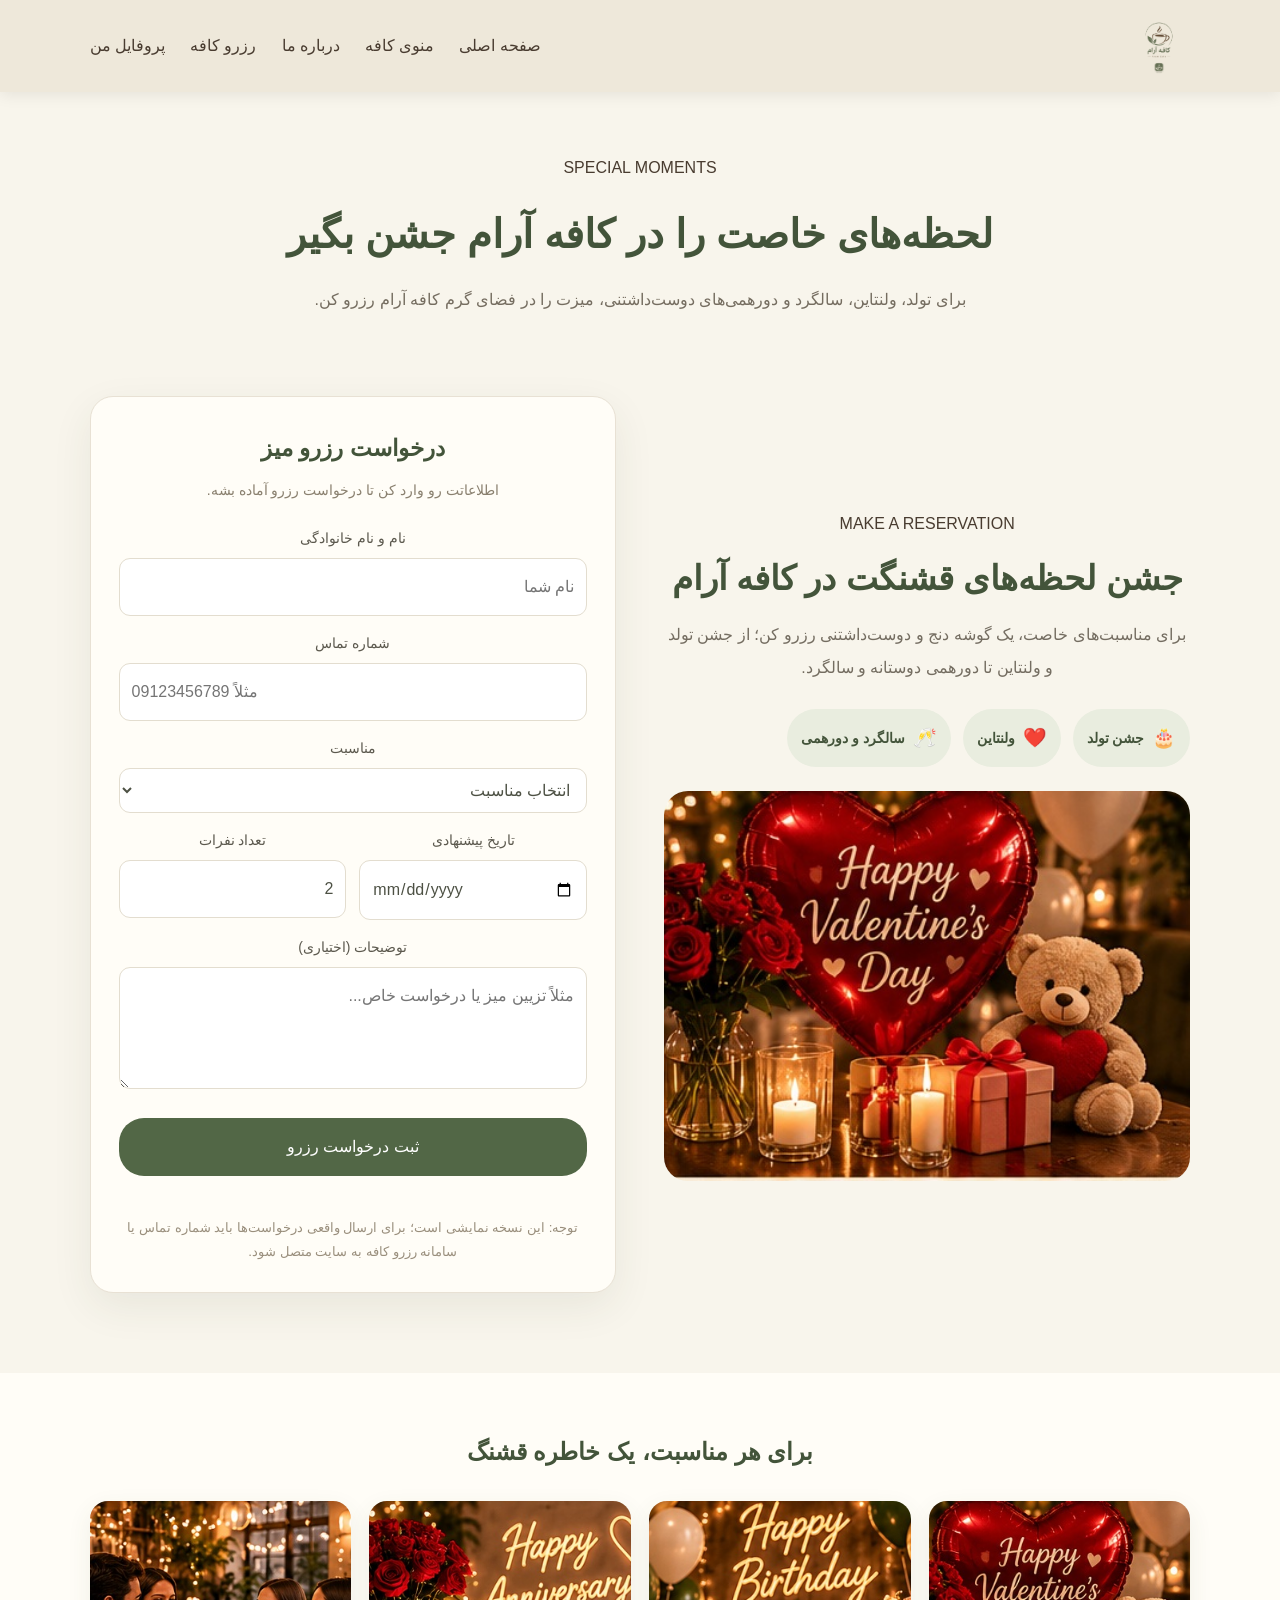
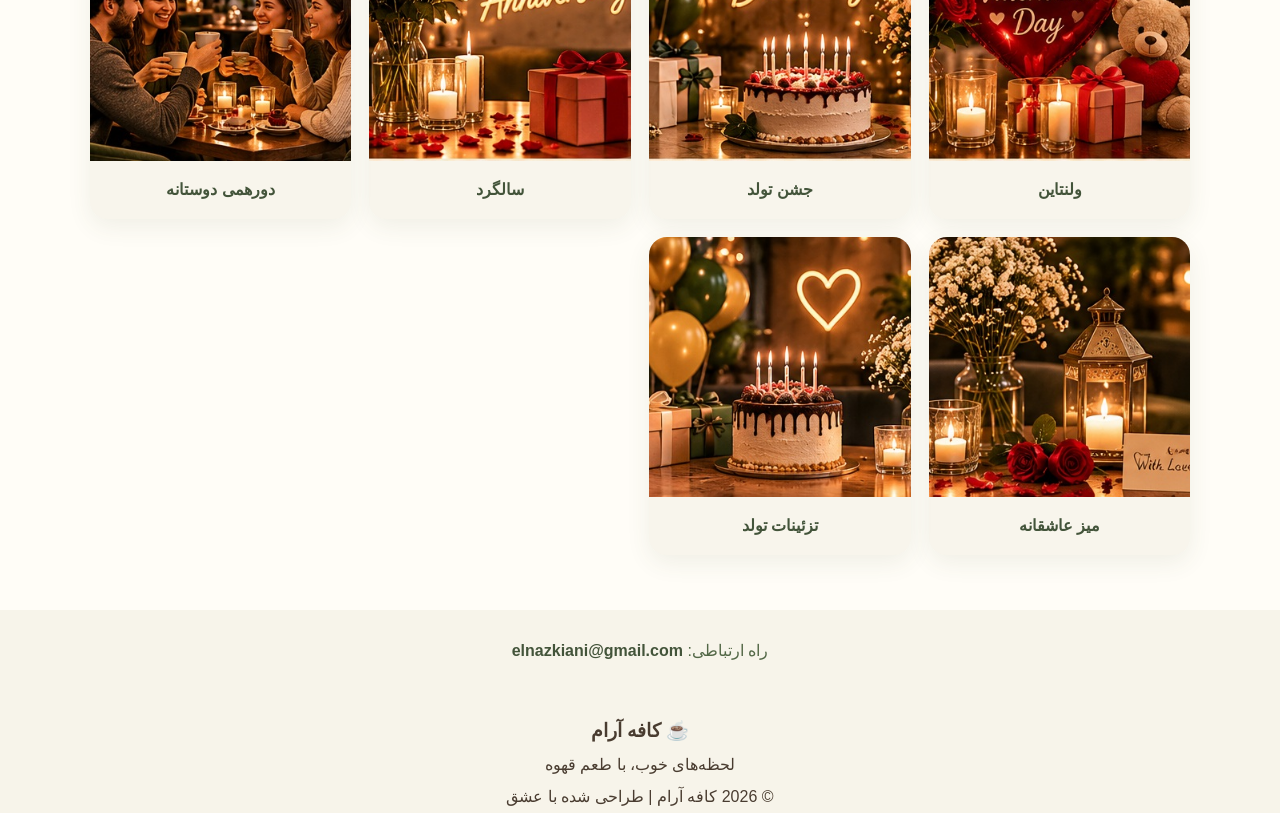
<file: reservation.html>
<!DOCTYPE html>
<html dir="rtl" lang="fa"><head><meta charset="utf-8"/><meta content="width=device-width, initial-scale=1.0" name="viewport"/><title>رزرو کافه | کافه آرام</title><link href="lo.png" rel="icon"/><link href="style.css" rel="stylesheet"/><link href="https://fonts.googleapis.com/css2?family=Vazirmatn:wght@300;400;500;600;700;800&amp;display=swap" rel="stylesheet"/></head><body class="reservation-page"><header><a class="logo" href="index.html#home"><img alt="لوگوی کافه آرام" src="./lo.png"/></a><button aria-label="باز کردن منو" class="menu-toggle" id="menuToggle">☰</button><nav id="navbar"><a href="index.html#home">صفحه اصلی</a><a href="index.html#menu">منوی کافه</a><a href="about.html">درباره ما</a><a href="reservation.html">رزرو کافه</a><a href="profile.html">پروفایل من</a></nav></header><main><section class="reservation-page-heading"><span class="section-label">SPECIAL MOMENTS</span><h1>لحظه‌های خاصت را در کافه آرام جشن بگیر</h1><p>برای تولد، ولنتاین، سالگرد و دورهمی‌های دوست‌داشتنی، میزت را در فضای گرم کافه آرام رزرو کن.</p></section><section class="reservation-section" id="reservation">
<div class="reservation-intro">
<span class="section-label">MAKE A RESERVATION</span>
<h2>جشن لحظه‌های قشنگت در کافه آرام</h2>
<p>برای مناسبت‌های خاصت، یک گوشه دنج و دوست‌داشتنی رزرو کن؛ از جشن تولد و ولنتاین تا دورهمی دوستانه و سالگرد.</p>
<div class="reservation-occasions">
<div><span>🎂</span><strong>جشن تولد</strong></div>
<div><span>❤️</span><strong>ولنتاین</strong></div>
<div><span>🥂</span><strong>سالگرد و دورهمی</strong></div>
</div>
<div class="reservation-slideshow"><img alt="زوج در فضای رمانتیک ولنتاین" class="reservation-slide active" src="./reserve-valentines.jpg"/><img alt="جشن تولد با کیک و بادکنک" class="reservation-slide" src="./reserve-birthday.jpg"/><img alt="میز گل‌آرایی‌شده برای سالگرد" class="reservation-slide" src="./reserve-anniversary.jpg"/><img alt="دورهمی دوستان در کافه" class="reservation-slide" src="./reserve-friends.jpg"/><img alt="میز شمع و گل برای مناسبت عاشقانه" class="reservation-slide" src="./reserve-romantic-table.jpg"/><img alt="کیک و تزئینات جشن تولد" class="reservation-slide" src="./reserve-birthday-cake.jpg"/></div>
</div>
<form class="reservation-form" id="reservationForm">
<h3>درخواست رزرو میز</h3>
<p>اطلاعاتت رو وارد کن تا درخواست رزرو آماده بشه.</p>
<label for="reserveName">نام و نام خانوادگی</label>
<input id="reserveName" name="name" placeholder="نام شما" required="" type="text"/>
<label for="reservePhone">شماره تماس</label>
<input id="reservePhone" inputmode="tel" name="phone" placeholder="مثلاً 09123456789" required="" type="tel"/>
<label for="reserveEvent">مناسبت</label>
<select id="reserveEvent" name="event" required="">
<option value="">انتخاب مناسبت</option>
<option>جشن تولد</option>
<option>ولنتاین</option>
<option>سالگرد</option>
<option>دورهمی دوستانه</option>
<option>مناسبت دیگر</option>
</select>
<div class="reservation-fields">
<div>
<label for="reserveDate">تاریخ پیشنهادی</label>
<input id="reserveDate" name="date" required="" type="date"/>
</div>
<div>
<label for="reserveGuests">تعداد نفرات</label>
<input id="reserveGuests" max="30" min="1" name="guests" required="" type="number" value="2"/>
</div>
</div>
<label for="reserveNote">توضیحات (اختیاری)</label>
<textarea id="reserveNote" name="note" placeholder="مثلاً تزیین میز یا درخواست خاص..." rows="3"></textarea>
<button class="reservation-submit" type="submit">ثبت درخواست رزرو</button>
<p aria-live="polite" class="reservation-message" id="reservationMessage"></p>
<small>توجه: این نسخه نمایشی است؛ برای ارسال واقعی درخواست‌ها باید شماره تماس یا سامانه رزرو کافه به سایت متصل شود.</small>
</form>
</section><section class="reservation-gallery"><h2>برای هر مناسبت، یک خاطره قشنگ</h2><div class="reservation-gallery-grid"><article><img alt="زوج در فضای رمانتیک ولنتاین" src="./reserve-valentines.jpg"/><h3>ولنتاین</h3></article><article><img alt="جشن تولد با کیک و بادکنک" src="./reserve-birthday.jpg"/><h3>جشن تولد</h3></article><article><img alt="میز گل‌آرایی‌شده برای سالگرد" src="./reserve-anniversary.jpg"/><h3>سالگرد</h3></article><article><img alt="دورهمی دوستان در کافه" src="./reserve-friends.jpg"/><h3>دورهمی دوستانه</h3></article><article><img alt="میز شمع و گل برای مناسبت عاشقانه" src="./reserve-romantic-table.jpg"/><h3>میز عاشقانه</h3></article><article><img alt="کیک و تزئینات جشن تولد" src="./reserve-birthday-cake.jpg"/><h3>تزئینات تولد</h3></article></div></section><p class="reservation-contact">راه ارتباطی: <strong><a href="mailto:elnazkiani@gmail.com">elnazkiani@gmail.com</a></strong></p></main><footer><h3>☕ کافه آرام</h3><p>لحظه‌های خوب، با طعم قهوه</p><p class="copyright">© <span id="year"></span> کافه آرام | طراحی شده با عشق</p></footer><script>document.getElementById('year').textContent=new Date().getFullYear();const t=document.getElementById('menuToggle'),nav=document.getElementById('navbar');t?.addEventListener('click',()=>nav?.classList.toggle('active'));nav?.querySelectorAll('a').forEach(a=>a.addEventListener('click',()=>nav.classList.remove('active')));const slides=[...document.querySelectorAll('.reservation-slide')];let i=0;if(slides.length>1)setInterval(()=>{slides[i].classList.remove('active');i=(i+1)%slides.length;slides[i].classList.add('active')},4000);const f=document.getElementById('reservationForm');f?.addEventListener('submit',e=>{e.preventDefault();if(!f.reportValidity())return;document.getElementById('reservationMessage').textContent='درخواست شما در این پیش‌نمایش ثبت نمایشی شد. برای رزرو واقعی، فرم باید به سامانه یا شماره تماس کافه متصل شود.';f.reset()});</script><style>.reservation-slideshow{height:390px;max-width:100%;border-radius:24px;overflow:hidden}.reservation-slide{width:100%;height:100%;object-fit:cover}.reservation-gallery-grid img{height:260px;object-fit:cover}.reservation-contact{text-align:center;margin:25px auto 45px;color:#526746;font-size:16px}.reservation-contact a{color:#43543a;text-decoration:none;font-weight:700}.reservation-contact a:hover{text-decoration:underline}</style></body></html>
</file>
<file: style.css>
/* تنظیمات کلی */
* {
    margin: 0;
    padding: 0;
    box-sizing: border-box;
    scroll-behavior: smooth;
}

body {
    font-family: Tahoma, sans-serif;
    background-color: #F7F4EA;
    color: #493C30;
    line-height: 2;
}

/* سربرگ سایت */
header {
    background-color: #EEE8DA;
    padding: 15px 7%;
    display: flex;
    justify-content: space-between;
    align-items: center;
    position: sticky;
    top: 0;
    z-index: 1000;
    box-shadow: 0 3px 15px rgba(0,0,0,0.08);
}

.logo {
    color: #536B4F;
    font-size: 23px;
    font-weight: bold;
    text-decoration: none;
}

nav {
    display: flex;
    align-items: center;
    gap: 25px;
}

nav a {
    color: #493C30;
    text-decoration: none;
    transition: 0.3s;
}

nav a:hover {
    color: #829675;
}

.menu-toggle {
    display: none;
    background: #71866B;
    color: white;
    border: none;
    padding: 8px 13px;
    border-radius: 8px;
    cursor: pointer;
}

/* بخش اصلی */
.hero {
    min-height: 550px;
    background:
        linear-gradient(rgba(30,45,30,0.5), rgba(30,45,30,0.5)),
        url("https://images.unsplash.com/photo-1445116572660-236099ec97a0?w=1600");
    background-size: cover;
    background-position: center;
    display: flex;
    align-items: center;
    justify-content: center;
    text-align: center;
    color: white;
    padding: 40px 20px;
}

.hero-content {
    max-width: 750px;
}

.hero-content h1 {
    font-size: 40px;
    margin: 15px 0;
}

.hero-content p {
    font-size: 18px;
    margin-bottom: 25px;
}

.main-btn {
    display: inline-block;
    background-color: #71866B;
    color: white;
    padding: 12px 30px;
    border-radius: 30px;
    text-decoration: none;
    transition: 0.3s;
}

.main-btn:hover {
    background-color: #536B4F;
    transform: translateY(-3px);
}

.hero-note {
    margin-top: 25px;
    font-size: 15px;
}
/* بخش خوش آمدگویی */
.welcome {
    padding: 65px 10%;
    text-align: center;
}

.section-label {
    color: #A18B69;
    font-size: 13px;
    letter-spacing: 2px;
}

.welcome h2,
.section h2 {
    color: #536B4F;
    font-size: 30px;
    margin: 12px 0;
}

/* بخش منو */
.section {
    padding: 75px 10%;
    text-align: center;
}

.menu-section {
    background-color: #EEE9DD;
}

.section-description {
    margin-bottom: 25px;
}

.menu-table-wrapper {
    width: 100%;
    overflow-x: auto;
    margin-top: 30px;
}

table {
    width: 100%;
    border-collapse: collapse;
    background-color: #FFFEFA;
    box-shadow: 0 5px 18px rgba(0,0,0,0.07);
}

th {
    background-color: #71866B;
    color: white;
    padding: 15px;
}

td {
    padding: 14px;
    border-bottom: 1px solid #E5DECF;
}

tr:hover {
    background-color: #F1EBDD;
}

.menu-note {
    margin-top: 25px;
    color: #8A7359;
}
/* بخش درباره ما */
.about-section {
    display: flex;
    align-items: center;
    gap: 45px;
    text-align: right;
    background-color: #F8F5EC;
}

.about-image {
    flex: 1;
}

.about-image img {
    width: 100%;
    border-radius: 20px;
    box-shadow: 0 5px 20px rgba(0,0,0,0.12);
}

.about-text {
    flex: 1;
}

.about-text h2 {
    margin-bottom: 20px;
}

.about-text p {
    margin: 15px 0;
}

.about-text ul {
    padding-right: 25px;
    margin-top: 15px;
}
/* پروفایل سازنده */
.profile-section {
    background-color: #EAE5D8;
}

.profile-card {
    background-color: #FFFEFA;
    max-width: 500px;
    margin: 30px auto;
    padding: 35px;
    border-radius: 20px;
    box-shadow: 0 5px 20px rgba(0,0,0,0.08);
    transition: 0.3s;
}

.profile-card:hover {
    transform: translateY(-7px);
}

.profile-avatar {
    width: 100px;
    height: 100px;
    margin: 0 auto 15px;
    border-radius: 50%;
    background-color: #E8EEDD;
    display: flex;
    align-items: center;
    justify-content: center;
    font-size: 48px;
}

.profile-card h3 {
    color: #536B4F;
    font-size: 25px;
}

.profile-role {
    color: #A18B69;
    font-size: 14px;
}

.profile-card p {
    margin: 18px 0;
    color: #796B5D;
}

.profile-tags {
    display: flex;
    justify-content: center;
    gap: 10px;
    flex-wrap: wrap;
}

.profile-tags span {
    background-color: #EAEFE4;
    color: #536B4F;
    padding: 5px 15px;
    border-radius: 20px;
}

/* پایین سایت */
footer {
    background-color: #536B4F;
    color: white;
    text-align: center;
    padding: 30px;
}

.copyright {
    margin-top: 20px;
    font-size: 12px;
    opacity: 0.8;
}

/* نمایش در موبایل */
@media screen and (max-width: 768px) {

    header {
        padding: 13px 5%;
        flex-wrap: wrap;
    }

    .menu-toggle {
        display: block;
    }

    nav {
        display: none;
        flex-direction: column;
        width: 100%;
        gap: 12px;
        padding: 15px 0;
    }

    nav.show {
        display: flex;
    }

    .hero {
        min-height: 450px;
    }

    .hero-content h1 {
        font-size: 28px;
    }

    .hero-content p {
        font-size: 15px;
    }

    .section {
        padding: 50px 5%;
    }

    .about-section {
        flex-direction: column;
    }

    .about-image,
    .about-text {
        width: 100%;
    }

    th, td {
        padding: 9px 5px;
        font-size: 12px;
    }
}
/* تنظیم محل قرارگیری نوشته‌ها */
body {
    text-align: center;
}

.about-text {
    text-align: right;
}

.about-text ul {
    text-align: right;
}
.about-text {
    text-align: center;
}

.about-text ul {
    display: inline-block;
    text-align: right;
}
.logo {
    display: flex;
    align-items: center;
}

.logo img {
    width: 170px;
    height: 100px;
    object-fit: contain;
    display: block;
}
.hero {
    position: relative;
    width: 100%;
    overflow: hidden;
}

.hero-image {
    display: block;
    width: 100%;
    height: auto;
}

.hero {
    position: relative;
    width: 100%;
    overflow: hidden;
}

.hero-image {
    display: block;
    width: 100%;
    height: auto;
}

.hero-button {
    position: absolute;
    left: 42.4%;
    top: 67.5%;
    width: 15.2%;
    height: 7.5%;
    border-radius: 50px;
    cursor: pointer;
}
/* عنوان منو */
.section-heading {
    text-align: center;
    margin-bottom: 35px;
}

.section-heading h2 {
    color: #43543a;
    font-size: 32px;
    margin: 12px 0;
}

.section-description {
    color: #766b5c;
    line-height: 1.8;
}

/* چیدمان کارت محصولات */
.products-grid {
    display: grid;
    grid-template-columns: repeat(3, minmax(0, 1fr));
    gap: 24px;
}

/* کارت هر محصول */
.product-card {
    background: #fffdf7;
    border: 3px double #b69a68;
    border-radius: 18px;
    outline: 1px solid rgba(182, 154, 104, 0.28);
    outline-offset: -7px;
    overflow: hidden;
    box-shadow: 0 5px 18px rgba(60, 50, 35, 0.08), inset 0 0 0 5px #fffdf7;
    transition: transform 0.3s ease, box-shadow 0.3s ease;
}

.product-card:hover {
    transform: translateY(-5px);
    box-shadow: 0 10px 24px rgba(60, 50, 35, 0.14);
}

/* عکس محصولات */
.product-card img {
    display: block;
    width: 100%;
    height: 175px;
    object-fit: contain;
    padding: 8px;
    background: #f8f5ec;
}

/* اطلاعات محصول */
.product-info {
    padding: 20px;
    text-align: right;
}

.product-info h3 {
    color: #43543a;
    font-size: 21px;
    margin: 0 0 10px;
}

.product-info p {
    color: #766b5c;
    line-height: 1.8;
    min-height: 50px;
}

.product-price {
    display: block;
    color: #795638;
    font-size: 18px;
    margin: 15px 0;
}
/* انتخاب تعداد و دکمه افزودن */
.product-actions {
    display: flex;
    align-items: center;
    justify-content: flex-start;
    direction: ltr;
    flex-wrap: wrap;
    gap: 10px;
}

.product-qty {
    width: 65px;
    padding: 9px;
    border: 1px solid #cfc5b3;
    border-radius: 8px;
    background: #fff;
    font-family: inherit;
}

.add-to-cart,
.clear-cart {
    background: #526746;
    color: #fffdf7;
    border: 1px solid #b69a68;
    border-radius: 25px;
    padding: 10px 16px;
    font-family: inherit;
    cursor: pointer;
    transition: background 0.3s ease;
}

.add-to-cart:hover,
.clear-cart:hover {
    background: #3d5033;
}

/* سبد سفارش */
.cart-section {
    margin-top: 50px;
    padding: 25px;
    background: #f5f0e5;
    border-radius: 18px;
}

.cart-section h2 {
    color: #43543a;
    margin-bottom: 20px;
}

.cart-table-wrapper {
    overflow-x: auto;
}

.cart-table {
    width: 100%;
    border-collapse: collapse;
    text-align: center;
}

.cart-table th,
.cart-table td {
    padding: 12px;
    border-bottom: 1px solid #ded4c3;
}

.cart-table th {
    color: #43543a;
    background: #ebe4d5;
}

.remove-item {
    background: #9b4d3b;
    color: white;
    border: none;
    border-radius: 8px;
    padding: 7px 12px;
    font-family: inherit;
    cursor: pointer;
}

.cart-total {
    font-size: 18px;
    margin-top: 20px;
    color: #43543a;
}

.cart-message {
    color: #43543a;
    min-height: 24px;
    margin-top: 15px;
}

/* نمایش در تبلت */
@media (max-width: 900px) {
    .products-grid {
        grid-template-columns: repeat(2, minmax(0, 1fr));
    }
}

/* نمایش در موبایل */
@media (max-width: 600px) {
    .products-grid {
        grid-template-columns: 1fr;
    }

    .product-card img {
        height: 200px;
    }

    .cart-section {
        padding: 15px;
    }

    .product-actions {
        gap: 8px;
    }
}
/* آیکون سبد خرید در هدر */
.header-cart {
    position: relative;
    display: inline-flex;
    align-items: center;
    justify-content: center;
    width: 45px;
    height: 45px;
    background: #f5f0e5;
    color: #43543a;
    border-radius: 50%;
    font-size: 22px;
    text-decoration: none;
    flex-shrink: 0;
}

.header-cart:hover {
    background: #e6dfd0;
}

#cartCount {
    position: absolute;
    top: -5px;
    left: -5px;
    min-width: 20px;
    height: 20px;
    padding: 0 4px;
    display: flex;
    align-items: center;
    justify-content: center;
    background: #9b4d3b;
    color: white;
    border-radius: 50%;
    font-size: 12px;
}

/* ===== سبد خرید بازشونده ===== */
.header-cart {
    border: 0;
    cursor: pointer;
    font-family: inherit;
}
.cart-overlay {
    position: fixed;
    inset: 0;
    z-index: 3000;
    display: flex;
    align-items: center;
    justify-content: center;
    padding: 18px;
    background: rgba(30, 38, 27, .58);
    opacity: 0;
    visibility: hidden;
    transition: opacity .25s ease, visibility .25s ease;
}
.cart-overlay.is-open {
    opacity: 1;
    visibility: visible;
}
.cart-modal {
    width: min(760px, 100%);
    max-height: min(88vh, 760px);
    overflow-y: auto;
    background: #fffdf7;
    border: 1px solid #e7dfd0;
    border-radius: 24px;
    padding: 26px;
    box-shadow: 0 24px 70px rgba(20, 30, 18, .25);
    transform: translateY(18px) scale(.98);
    transition: transform .25s ease;
}
.cart-overlay.is-open .cart-modal {
    transform: translateY(0) scale(1);
}
.cart-modal-header {
    display: flex;
    align-items: flex-start;
    justify-content: space-between;
    gap: 16px;
    padding-bottom: 18px;
    border-bottom: 1px solid #e9e2d5;
}
.cart-modal-header h2 {
    margin: 5px 0;
    color: #43543a;
    font-size: 25px;
}
.cart-modal-header p {
    margin: 0;
    color: #8a806f;
    font-size: 14px;
}
.cart-close {
    width: 40px;
    height: 40px;
    border: 0;
    border-radius: 50%;
    background: #f1ecdf;
    color: #43543a;
    font-size: 28px;
    line-height: 1;
    cursor: pointer;
}
.cart-content { padding: 18px 0; }
.cart-table-wrapper { overflow-x: auto; }
.cart-table {
    width: 100%;
    border-collapse: separate;
    border-spacing: 0;
    text-align: center;
    min-width: 560px;
}
.cart-table th {
    background: #edf0e7;
    color: #43543a;
    font-weight: 700;
}
.cart-table th, .cart-table td {
    padding: 13px 10px;
    border-bottom: 1px solid #eee8dc;
}
.cart-table tbody tr:last-child td { border-bottom: 0; }
.cart-table td { color: #5e594f; }
.cart-table .empty-cart-cell { padding: 28px; color: #8a806f; }
.cart-controls {
    display: inline-flex;
    align-items: center;
    justify-content: center;
    gap: 9px;
    white-space: nowrap;
}
.quantity-btn {
    width: 29px;
    height: 29px;
    border: 0;
    border-radius: 50%;
    background: #e8eddf;
    color: #43543a;
    font-size: 18px;
    cursor: pointer;
}
.quantity-btn:hover { background: #d8e1ce; }
.remove-item {
    border: 0;
    border-radius: 18px;
    padding: 7px 11px;
    background: #f4e5df;
    color: #994e3c;
    font-family: inherit;
    cursor: pointer;
}
.cart-empty {
    display: none;
    text-align: center;
    padding: 25px 10px 18px;
    color: #6d665a;
}
.cart-empty.is-visible { display: block; }
.cart-empty > span { display: block; font-size: 38px; margin-bottom: 8px; }
.cart-empty strong { color: #43543a; font-size: 17px; }
.cart-empty p { margin: 7px 0 14px; font-size: 14px; }
.cart-footer {
    padding-top: 17px;
    border-top: 1px solid #e9e2d5;
}
.cart-total {
    display: flex;
    justify-content: space-between;
    align-items: center;
    gap: 12px;
    margin: 0 0 17px;
    padding: 15px 17px;
    border-radius: 14px;
    background: #f2f0e6;
    color: #43543a;
    font-size: 16px;
}
.cart-total strong { font-size: 20px; }
.cart-footer-actions { display: flex; gap: 10px; flex-wrap: wrap; }
.cart-footer-actions button, .continue-shopping {
    border: 0;
    border-radius: 24px;
    padding: 10px 18px;
    font-family: inherit;
    cursor: pointer;
}
.clear-cart { background: #9b4d3b; color: white; }
.continue-shopping { background: #526746; color: white; }
.cart-message { min-height: 22px; margin: 10px 0 0; color: #526746; }
body.cart-open { overflow: hidden; }
@media (max-width: 600px) {
    .cart-overlay { padding: 9px; align-items: flex-end; }
    .cart-modal { width: 100%; max-height: 92vh; border-radius: 22px 22px 12px 12px; padding: 18px 14px; }
    .cart-modal-header h2 { font-size: 21px; }
    .cart-total { font-size: 14px; }
    .cart-total strong { font-size: 17px; }
}


/* ===== اسلایدشو خوش‌آمدگویی ===== */
.hero {
    position: relative;
    min-height: 590px;
    overflow: hidden;
    isolation: isolate;
    display: flex;
    align-items: center;
    justify-content: center;
    padding: 50px 20px;
    text-align: center;
    color: #fffdf6;
    background: #293628;
}
.hero-slideshow, .hero-shade {
    position: absolute;
    inset: 0;
}
.hero-slideshow { z-index: -2; }
.hero-slide {
    position: absolute;
    inset: 0;
    width: 100%;
    height: 100%;
    object-fit: cover;
    opacity: 0;
    transition: opacity 1.2s ease-in-out;
}
.hero-slide.active { opacity: 1; }
.hero-shade {
    z-index: -1;
    background: linear-gradient(90deg, rgba(25,35,23,.58), rgba(25,35,23,.48));
}
.hero-caption { max-width: 760px; position: relative; z-index: 1; }
.hero-caption > span { color: #e7dfc9; letter-spacing: 3px; font-size: 13px; }
.hero-caption h1 { color: #fffdf6; font-size: clamp(30px, 5vw, 48px); margin: 15px 0; }
.hero-caption p { color: #f5f0e5; font-size: 18px; margin: 0 0 25px; }
.hero-dots {
    position: absolute;
    bottom: 22px;
    left: 0;
    right: 0;
    display: flex;
    justify-content: center;
    gap: 9px;
    z-index: 2;
}
.hero-dot {
    width: 9px;
    height: 9px;
    border: 0;
    border-radius: 50%;
    padding: 0;
    background: rgba(255,255,255,.55);
    cursor: pointer;
    transition: width .25s, background .25s;
}
.hero-dot.active { width: 25px; border-radius: 10px; background: #f4ead3; }

/* ===== رزرو کافه ===== */
.reservation-section {
    display: grid;
    grid-template-columns: 1fr 1fr;
    gap: 48px;
    align-items: center;
    padding: 80px max(7%, 22px);
    background: #f8f5ec;
}
.reservation-intro h2 { color: #43543a; font-size: clamp(25px, 3vw, 34px); line-height: 1.7; margin: 10px 0; }
.reservation-intro > p { color: #746d61; line-height: 2.1; }
.reservation-occasions { display: flex; flex-wrap: wrap; gap: 12px; margin: 24px 0; }
.reservation-occasions div {
    display: flex; align-items: center; gap: 8px; padding: 10px 14px;
    border-radius: 30px; background: #e9eddf; color: #43543a; font-size: 14px;
}
.reservation-occasions span { font-size: 19px; }
.reservation-photo { width: 100%; height: 245px; object-fit: cover; border-radius: 22px; }
.reservation-form {
    background: #fffdf7; border: 1px solid #e8e1d4; border-radius: 23px;
    padding: 28px; box-shadow: 0 14px 40px rgba(53,61,42,.08);
}
.reservation-form h3 { margin: 0 0 5px; color: #43543a; font-size: 23px; }
.reservation-form > p { margin: 0 0 20px; color: #8a806f; font-size: 14px; }
.reservation-form label { display: block; margin: 13px 0 6px; color: #5c594e; font-size: 14px; }
.reservation-form input, .reservation-form select, .reservation-form textarea {
    width: 100%; box-sizing: border-box; border: 1px solid #e3ddcf; border-radius: 11px;
    padding: 12px; background: #fff; color: #4d5144; font: inherit; outline: none;
}
.reservation-form input:focus, .reservation-form select:focus, .reservation-form textarea:focus { border-color: #879879; }
.reservation-fields { display: grid; grid-template-columns: 1fr 1fr; gap: 13px; }
.reservation-submit {
    width: 100%; margin-top: 18px; border: 0; border-radius: 25px; padding: 13px;
    background: #526746; color: white; font: inherit; cursor: pointer;
}
.reservation-submit:hover { background: #405638; }
.reservation-message { min-height: 22px; color: #526746; line-height: 1.8; margin: 10px 0 0 !important; }
.reservation-form small { display: block; margin-top: 8px; color: #9a8f7d; line-height: 1.8; }
@media (max-width: 800px) {
    .reservation-section { grid-template-columns: 1fr; gap: 28px; padding: 55px 6%; }
    .hero { min-height: 470px; }
}
@media (max-width: 480px) {
    .reservation-fields { grid-template-columns: 1fr; gap: 0; }
    .reservation-form { padding: 21px 17px; }
}

/* نسخه به‌روزشده صفحات */
.hero-home{position:relative;min-height:560px;overflow:hidden;padding:0;background:#273626;display:block}.hero-home .hero-slideshow,.hero-home .hero-shade{position:absolute;inset:0}.hero-home .hero-slide{position:absolute;inset:0;width:100%;height:100%;object-fit:cover;opacity:0;transition:opacity 1.2s ease}.hero-home .hero-slide.active{opacity:1}.hero-home .hero-shade{background:linear-gradient(90deg,rgba(20,30,20,.25),rgba(20,30,20,.68));z-index:1}.hero-home .hero-caption{position:absolute;z-index:2;inset:0;display:flex;flex-direction:column;align-items:center;justify-content:center;text-align:center;color:#fffdf5;padding:30px}.hero-home .hero-caption h1{font-size:clamp(30px,5vw,52px);margin:0 0 14px;text-shadow:0 3px 18px #0008}.hero-home .hero-caption p{font-size:clamp(18px,2.5vw,25px);margin:0;text-shadow:0 2px 12px #0009}.reservation-page-heading{text-align:center;padding:60px 20px 35px;background:#f8f5ec}.reservation-page-heading h1{color:#43543a;font-size:clamp(26px,4vw,40px);margin:10px auto;max-width:850px}.reservation-page-heading p{color:#756d60;max-width:760px;margin:auto;line-height:2}.reservation-page .reservation-section{padding-top:45px}.reservation-slideshow{position:relative;width:100%;height:250px;border-radius:22px;overflow:hidden;margin-top:22px}.reservation-slide{position:absolute;inset:0;width:100%;height:100%;object-fit:cover;opacity:0;transition:opacity 1s ease}.reservation-slide.active{opacity:1}.reservation-gallery{padding:55px 7%;text-align:center;background:#fffdf7}.reservation-gallery h2{color:#43543a;margin-bottom:25px}.reservation-gallery-grid{display:grid;grid-template-columns:repeat(4,1fr);gap:18px}.reservation-gallery-grid article{background:#f8f5ec;border-radius:18px;overflow:hidden;box-shadow:0 8px 25px #4b563015}.reservation-gallery-grid img{width:100%;height:180px;object-fit:cover;display:block}.reservation-gallery-grid h3{color:#43543a;padding:13px;font-size:16px}.logo img{width:62px;height:62px;object-fit:contain;display:block}@media(max-width:800px){.reservation-gallery-grid{grid-template-columns:repeat(2,1fr)}.hero-home{min-height:470px}}@media(max-width:480px){.reservation-gallery-grid{grid-template-columns:1fr}.reservation-gallery-grid img{height:210px}}

/* به‌روزرسانی ظاهری کارت‌های محصولات */
.product-card {
    background: linear-gradient(145deg, rgba(248, 245, 232, 0.97), rgba(232, 237, 220, 0.92));
    position: relative;
}
.product-info h3 {
    font-family: "B Nazanin", "Noto Naskh Arabic", Georgia, serif;
    font-size: 25px;
    font-weight: 700;
    letter-spacing: 0.15px;
    color: #344b2e;
    text-shadow: 0 1px 0 rgba(255, 255, 255, 0.7);
}
.product-info {
    background: linear-gradient(180deg, rgba(248, 245, 232, 0.88), rgba(236, 239, 225, 0.94));
}
</file>
